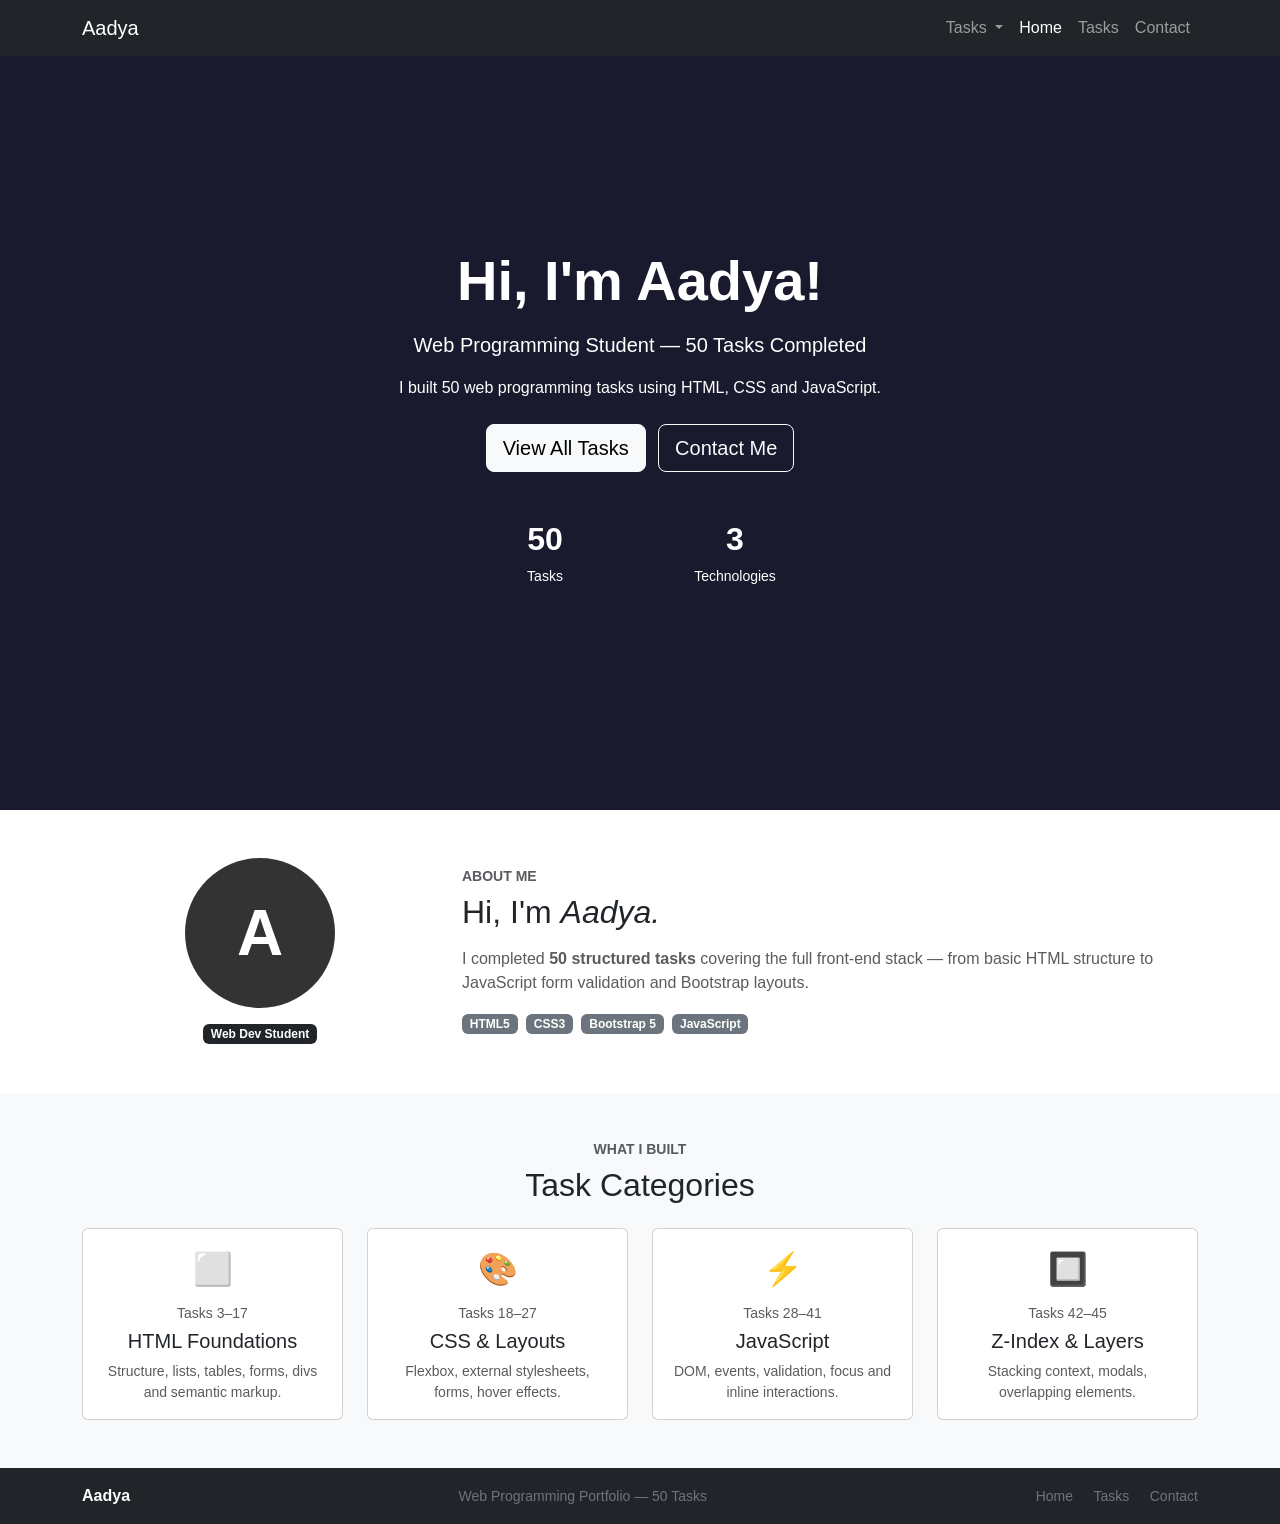
<file: index.html>
<!DOCTYPE html>
<html lang="en">
<head>
  <meta charset="UTF-8" />
  <meta name="viewport" content="width=device-width, initial-scale=1.0"/>
  <title>Aadya - Web Programming Portfolio</title>
  <link href="https://cdn.jsdelivr.net/npm/bootstrap@5.3.2/dist/css/bootstrap.min.css" rel="stylesheet"/>
  <link rel="stylesheet" href="style.css"/>
</head>
<body>

<nav class="navbar navbar-expand-lg navbar-dark bg-dark fixed-top" id="nav">
  <div class="container">
    <a class="navbar-brand" href="index.html">Aadya</a>
    <button class="navbar-toggler" type="button" data-bs-toggle="collapse" data-bs-target="#navlinks">
      <span class="navbar-toggler-icon"></span>
    </button>
    <div class="collapse navbar-collapse" id="navlinks">
      <ul class="navbar-nav ms-auto">
        <li class="nav-item dropdown">
  <a class="nav-link dropdown-toggle" href="tasks.html" role="button" data-bs-toggle="dropdown">
    Tasks
  </a>
  <ul class="dropdown-menu dropdown-menu-dark">
    <li><a class="dropdown-item" href="tasks.html">All Tasks</a></li>
    <li><hr class="dropdown-divider"></li>
    <li><a class="dropdown-item" href="tasks.html#html">HTML</a></li>
    <li><a class="dropdown-item" href="tasks.html#css">CSS</a></li>
    <li><a class="dropdown-item" href="tasks.html#js">JavaScript</a></li>
    <li><a class="dropdown-item" href="tasks.html#advanced">Advanced</a></li>
  </ul>
</li>
        <li class="nav-item"><a class="nav-link active" href="index.html">Home</a></li>
        <li class="nav-item"><a class="nav-link" href="tasks.html">Tasks</a></li>
        <li class="nav-item"><a class="nav-link" href="contact.html">Contact</a></li>
      </ul>
    </div>
  </div>
</nav>

<!-- HERO -->
<section class="hero">
  <div class="container">
    <h1 class="display-4 fw-bold">Hi, I'm Aadya!</h1>
    <p class="lead mt-3">Web Programming Student — 50 Tasks Completed</p>
    <p class="mt-2">I built 50 web programming tasks using HTML, CSS and JavaScript.</p>
    <div class="mt-4">
      <a href="tasks.html" class="btn btn-light btn-lg me-2">View All Tasks</a>
      <a href="contact.html" class="btn btn-outline-light btn-lg">Contact Me</a>
    </div>
    <div class="row mt-5 justify-content-center">
      <div class="col-4 col-md-2 text-center">
        <h2 class="fw-bold">50</h2>
        <p class="small">Tasks</p>
      </div>
      <div class="col-4 col-md-2 text-center">
        <h2 class="fw-bold">3</h2>
        <p class="small">Technologies</p>
      </div>
    </div>
  </div>
</section>

<!-- ABOUT -->
<section class="py-5">
  <div class="container">
    <div class="row align-items-center">
      <div class="col-lg-4 text-center mb-4 mb-lg-0">
        <div class="photo">A</div>
        <span class="badge bg-dark mt-3">Web Dev Student</span>
      </div>
      <div class="col-lg-8">
        <h6 class="text-uppercase text-muted small fw-bold">About Me</h6>
        <h2>Hi, I'm <em>Aadya.</em></h2>
        <p class="text-muted mt-3">
          I completed <strong>50 structured tasks</strong> covering the full front-end stack — from basic HTML structure to JavaScript form validation and Bootstrap layouts.
        </p>
        <div class="mt-3">
          <span class="badge bg-secondary me-1">HTML5</span>
          <span class="badge bg-secondary me-1">CSS3</span>
          <span class="badge bg-secondary me-1">Bootstrap 5</span>
          <span class="badge bg-secondary">JavaScript</span>
        </div>
      </div>
    </div>
  </div>
</section>

<!-- CATEGORIES -->
<section class="py-5 bg-light">
  <div class="container">
    <h6 class="text-uppercase text-muted small fw-bold text-center">What I Built</h6>
    <h2 class="text-center mb-4">Task Categories</h2>
    <div class="row g-4">

      <div class="col-md-6 col-lg-3">
        <div class="card h-100 catcard" onclick="window.location='tasks.html#html'">
          <div class="card-body text-center">
            <div class="caticon">⬜</div>
            <small class="text-muted">Tasks 3–17</small>
            <h5 class="card-title mt-1">HTML Foundations</h5>
            <p class="card-text small text-muted">Structure, lists, tables, forms, divs and semantic markup.</p>
          </div>
        </div>
      </div>

      <div class="col-md-6 col-lg-3">
        <div class="card h-100 catcard" onclick="window.location='tasks.html#css'">
          <div class="card-body text-center">
            <div class="caticon">🎨</div>
            <small class="text-muted">Tasks 18–27</small>
            <h5 class="card-title mt-1">CSS & Layouts</h5>
            <p class="card-text small text-muted">Flexbox, external stylesheets, forms, hover effects.</p>
          </div>
        </div>
      </div>

      <div class="col-md-6 col-lg-3">
        <div class="card h-100 catcard" onclick="window.location='tasks.html#js'">
          <div class="card-body text-center">
            <div class="caticon">⚡</div>
            <small class="text-muted">Tasks 28–41</small>
            <h5 class="card-title mt-1">JavaScript</h5>
            <p class="card-text small text-muted">DOM, events, validation, focus and inline interactions.</p>
          </div>
        </div>
      </div>

      <div class="col-md-6 col-lg-3">
        <div class="card h-100 catcard" onclick="window.location='tasks.html#advanced'">
          <div class="card-body text-center">
            <div class="caticon">🔲</div>
            <small class="text-muted">Tasks 42–45</small>
            <h5 class="card-title mt-1">Z-Index & Layers</h5>
            <p class="card-text small text-muted">Stacking context, modals, overlapping elements.</p>

          </div>
        </div>
      </div>

    </div>
  </div>
</section>

<!-- FOOTER -->
<footer class="bg-dark text-white py-3">
  <div class="container d-flex flex-wrap justify-content-between align-items-center">
    <span class="fw-bold">Aadya</span>
    <span class="text-secondary small">Web Programming Portfolio — 50 Tasks</span>
    <div>
      <a href="index.html" class="text-secondary text-decoration-none me-3 small">Home</a>
      <a href="tasks.html" class="text-secondary text-decoration-none me-3 small">Tasks</a>
      <a href="contact.html" class="text-secondary text-decoration-none small">Contact</a>
    </div>
  </div>
</footer>

<script src="https://cdn.jsdelivr.net/npm/bootstrap@5.3.2/dist/js/bootstrap.bundle.min.js"></script>

</body>
</html>
</file>
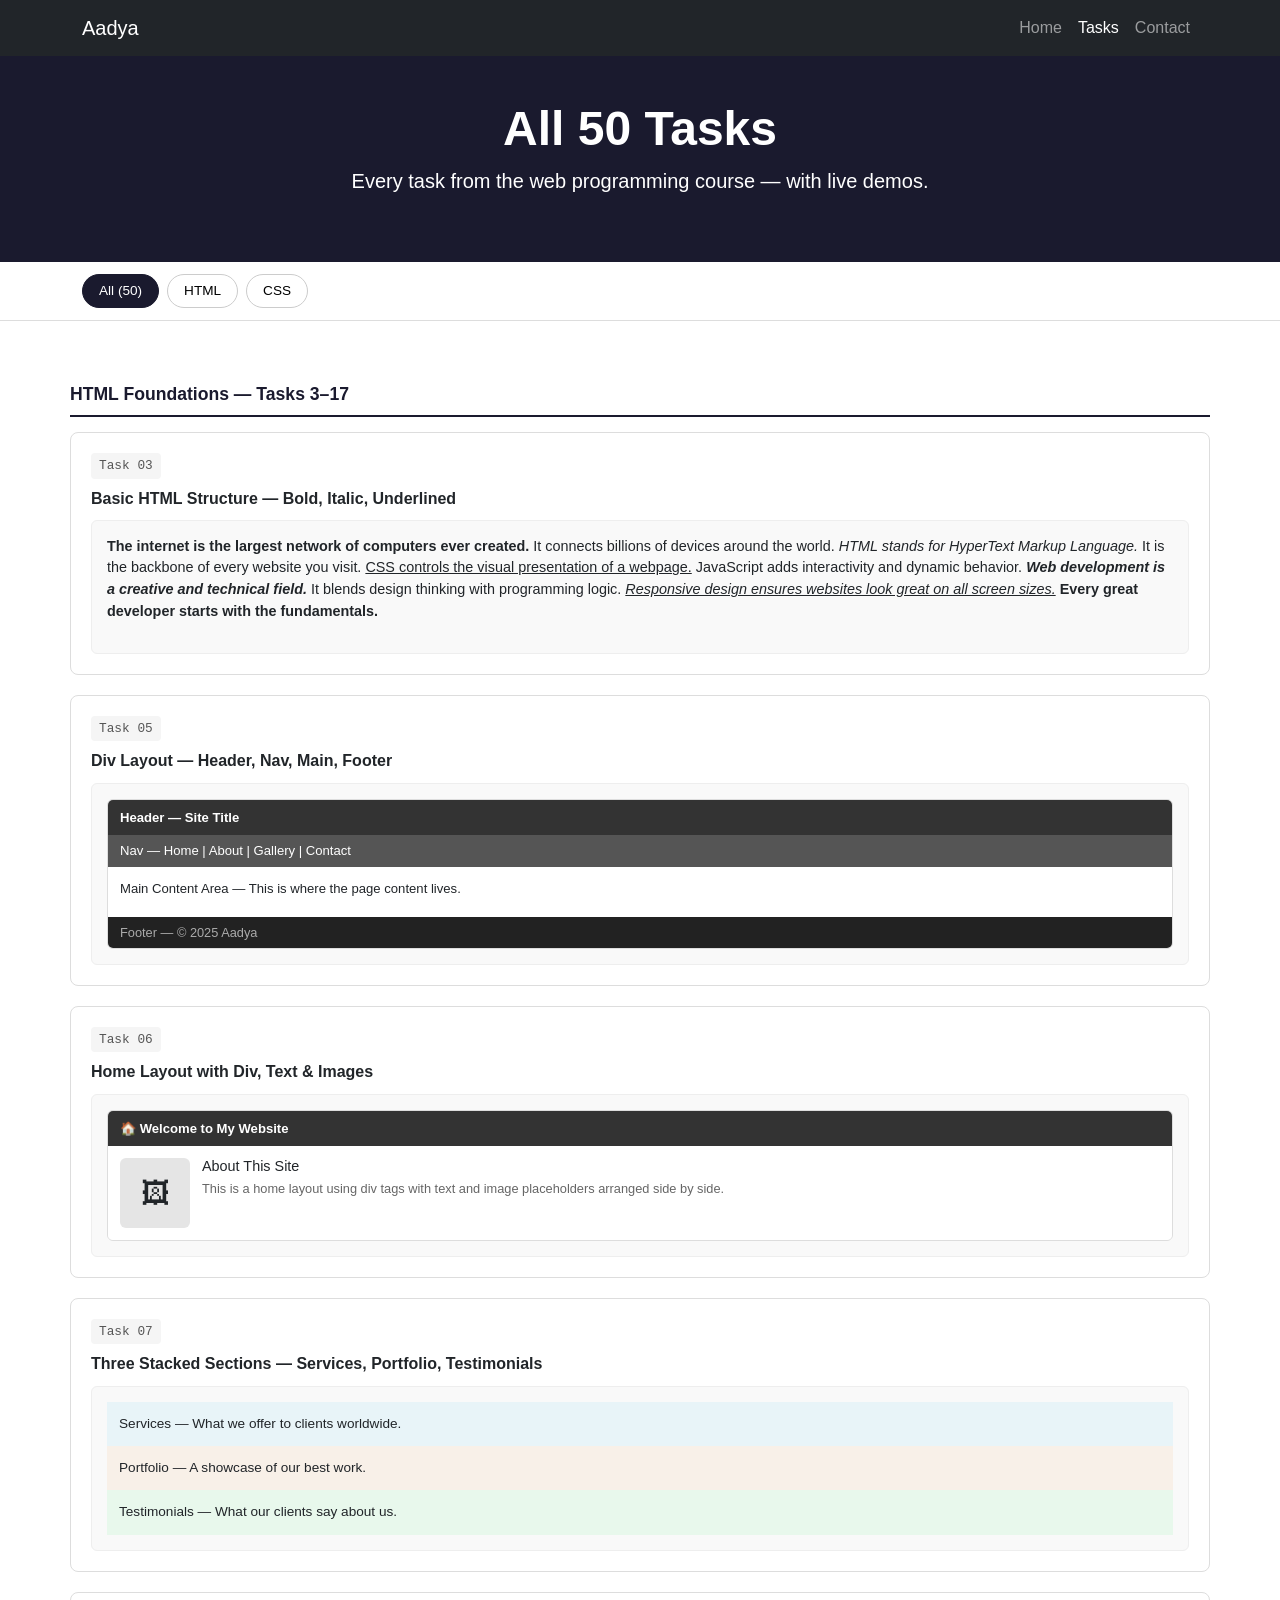
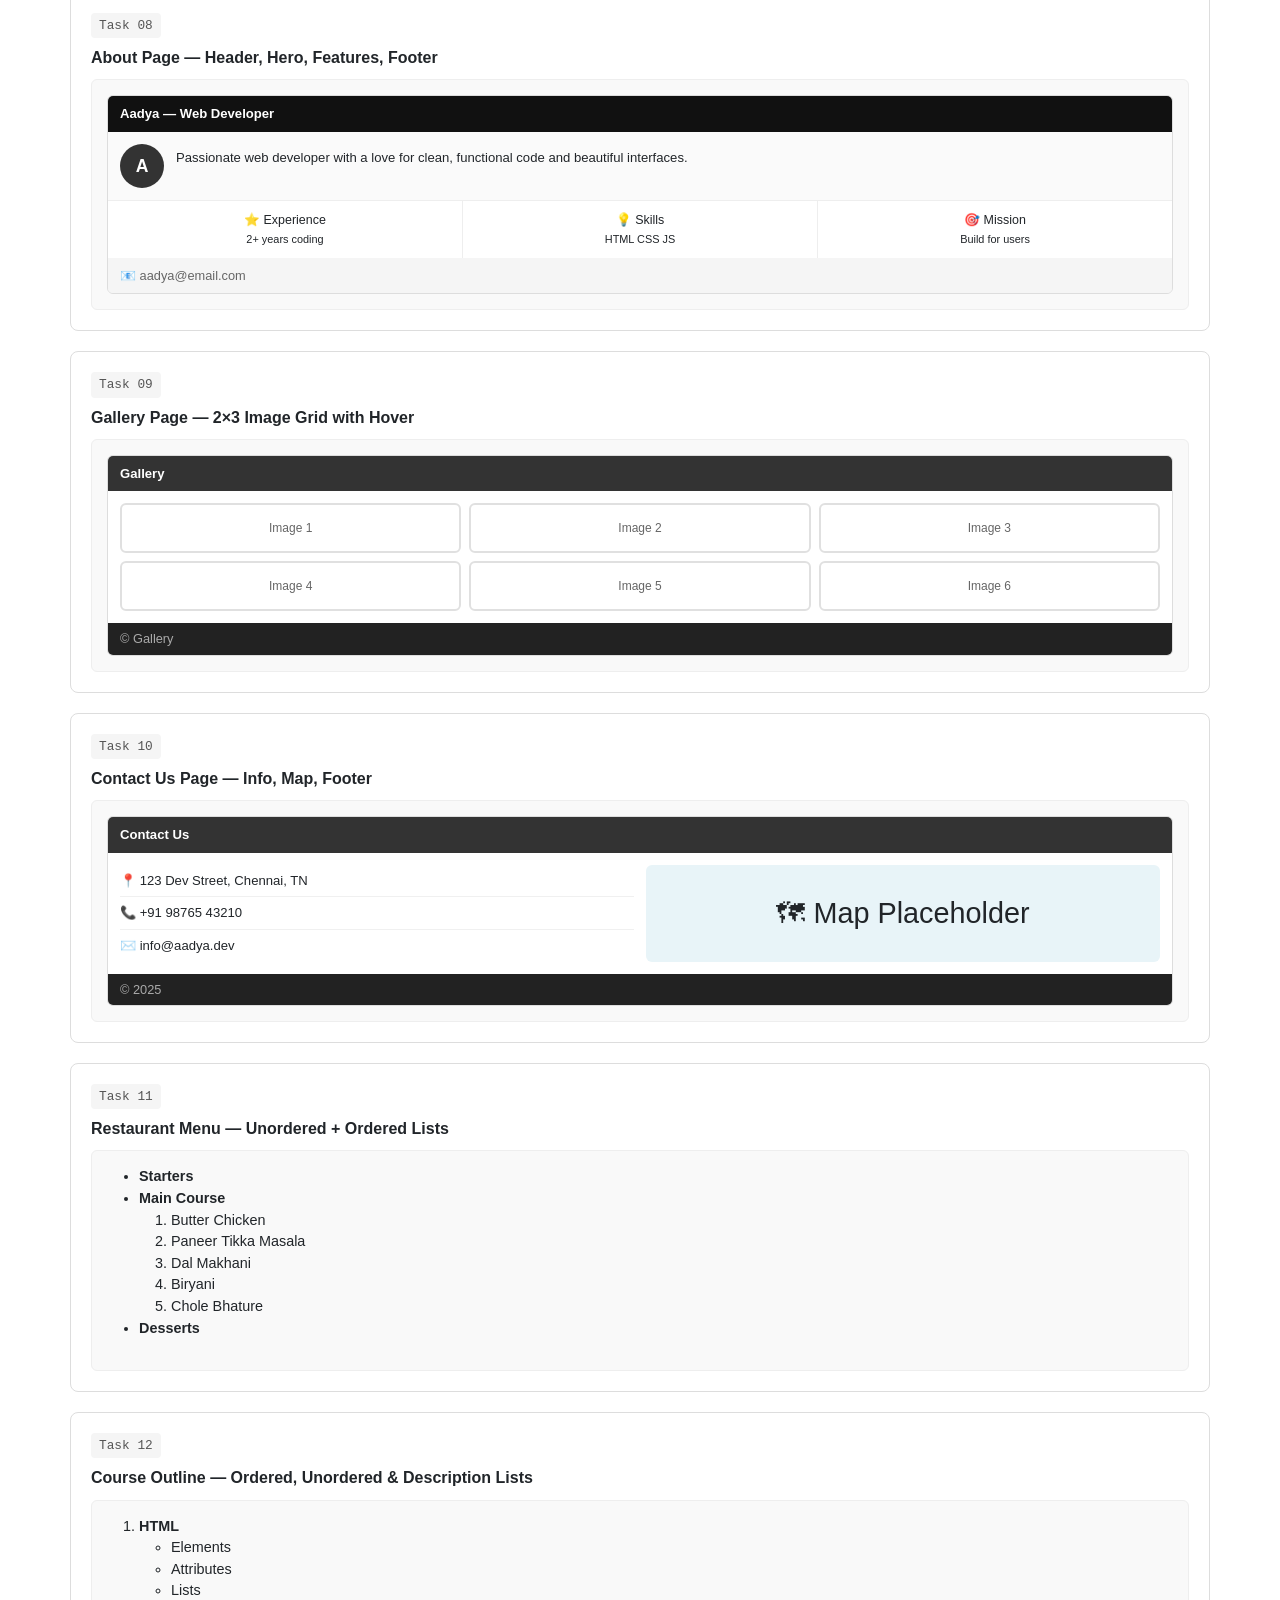
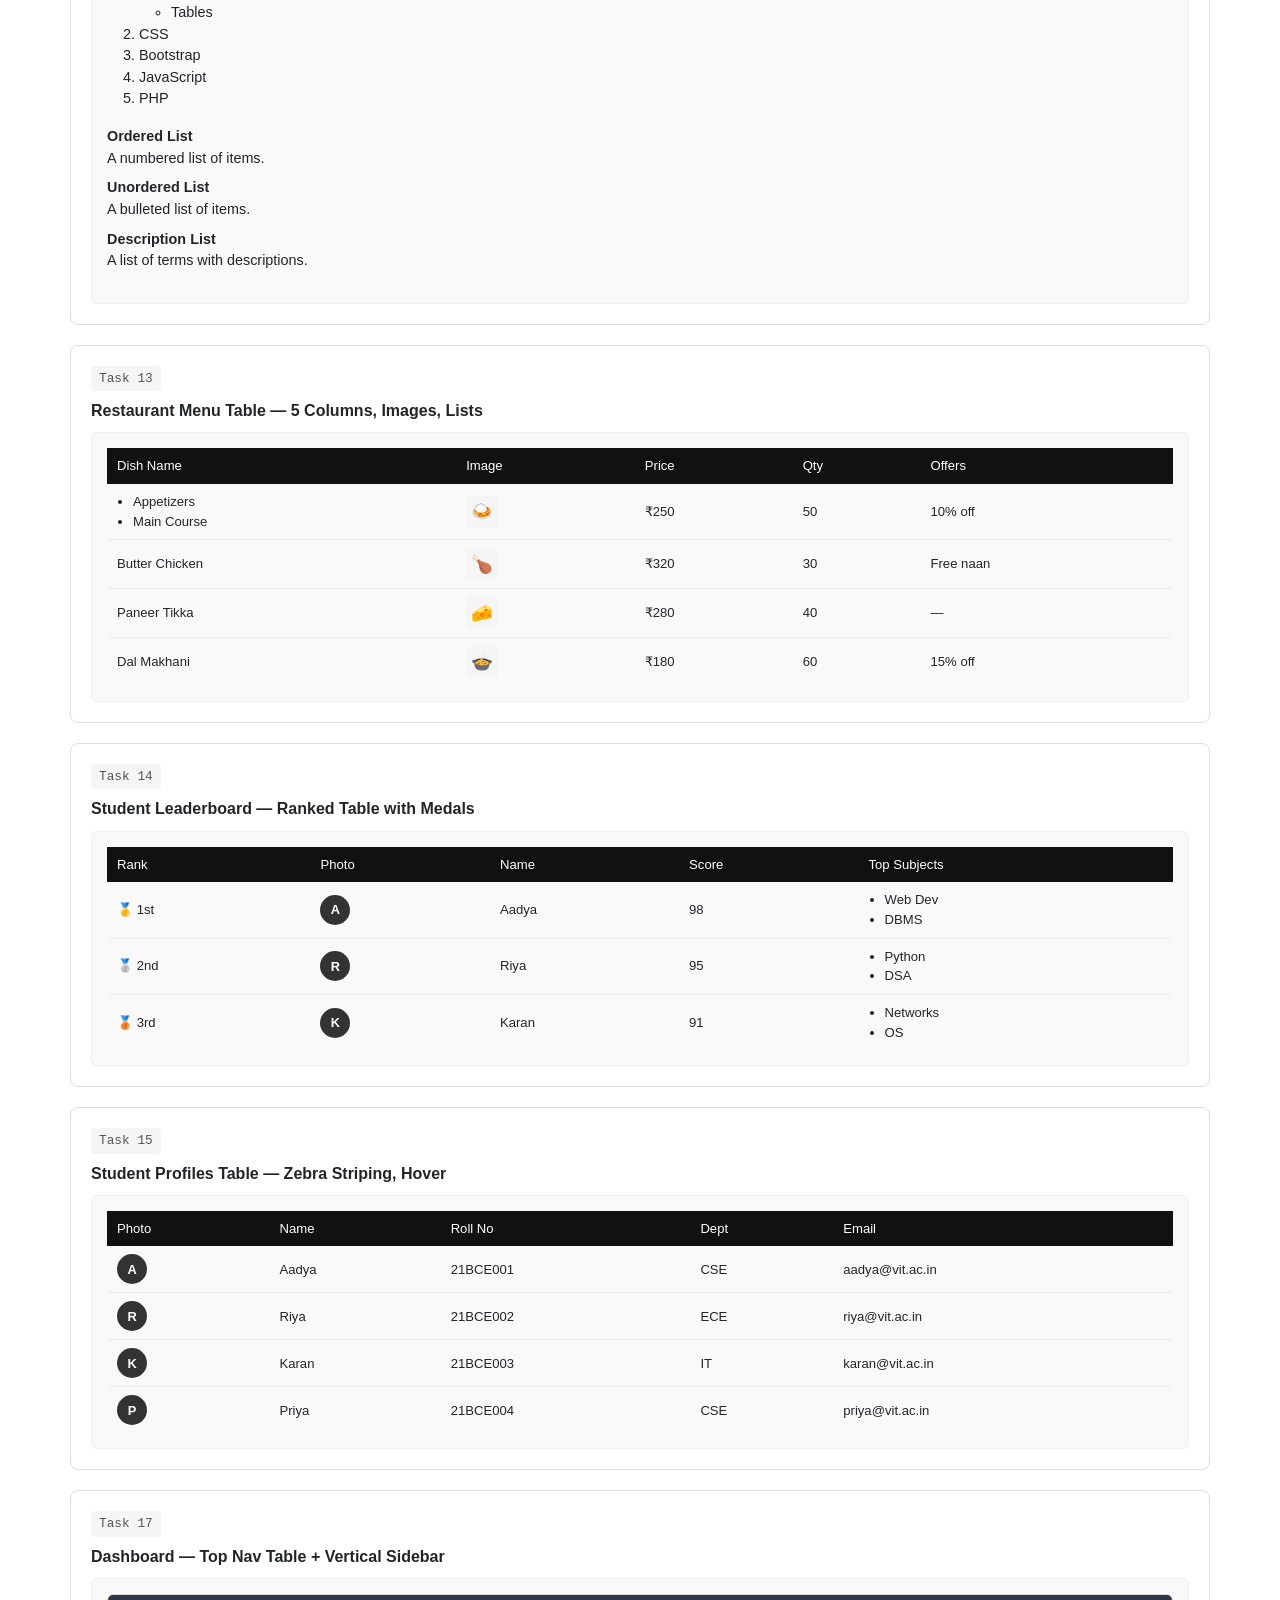
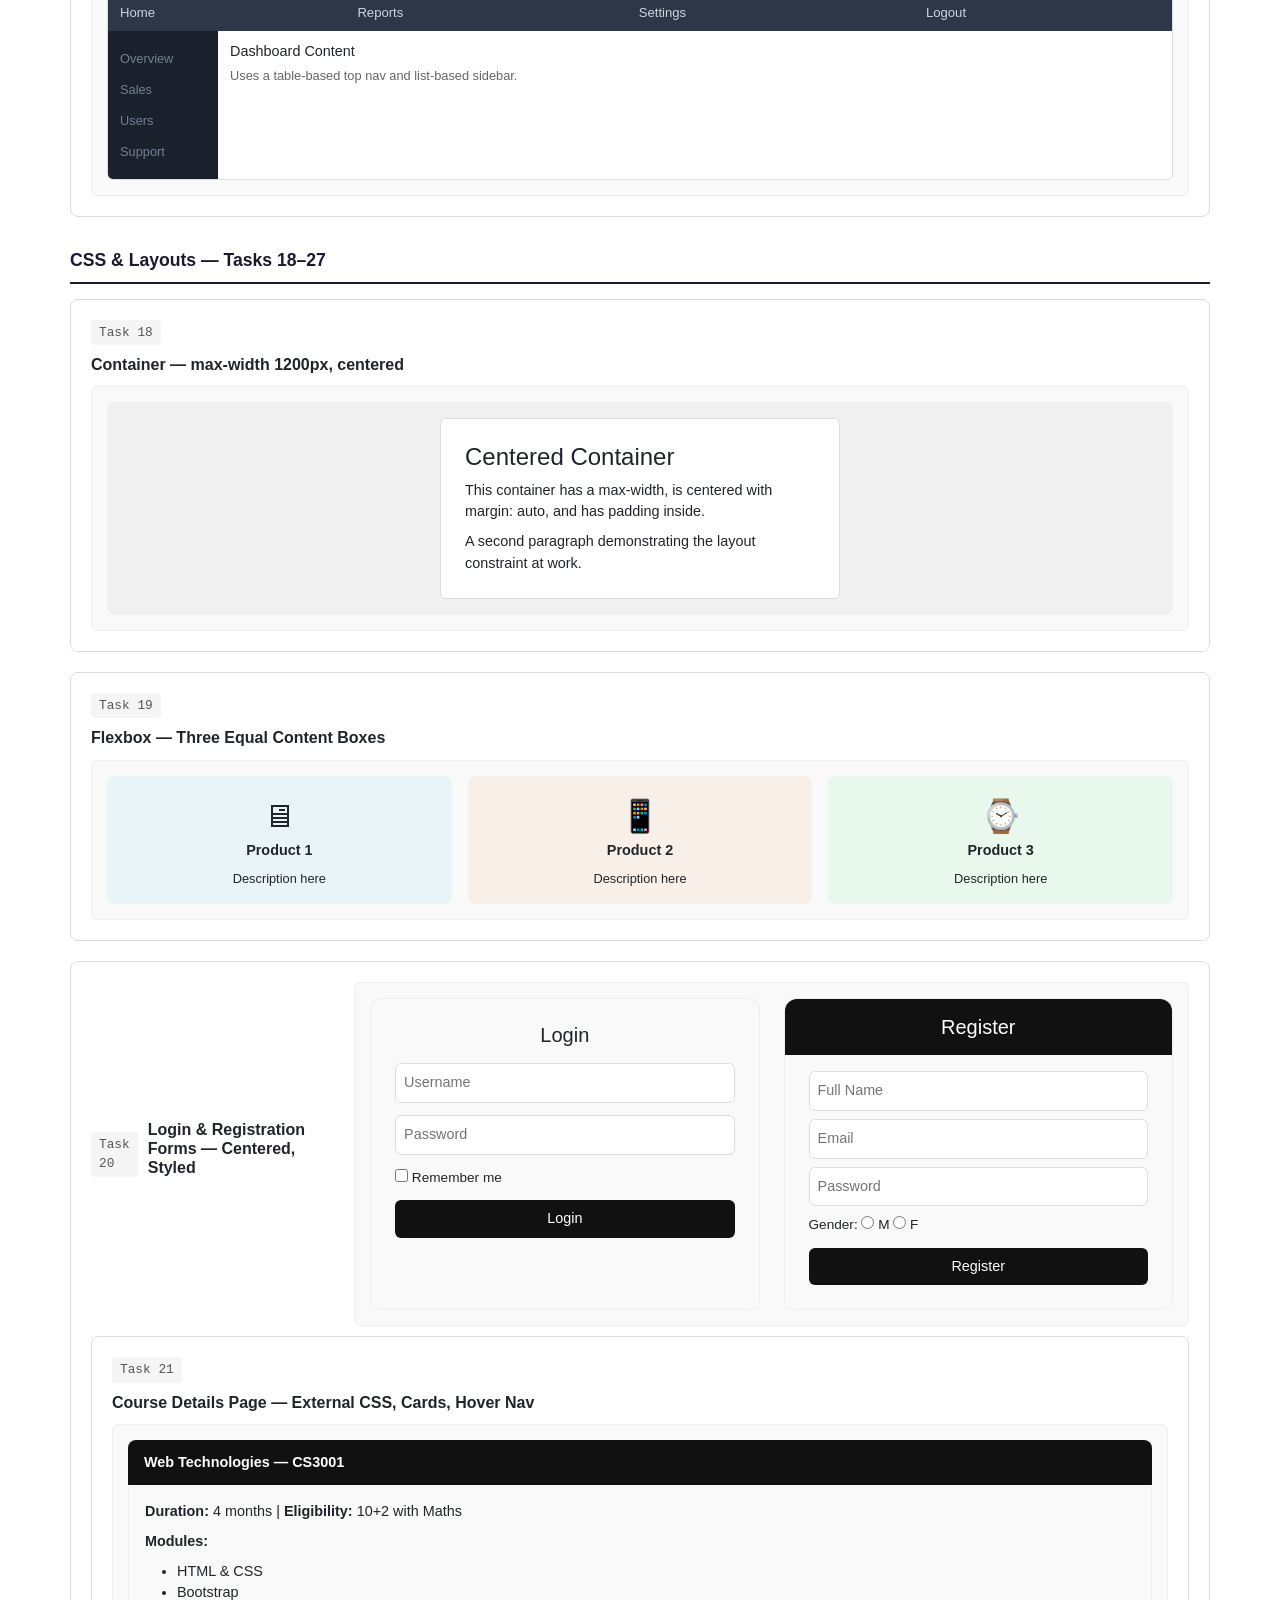
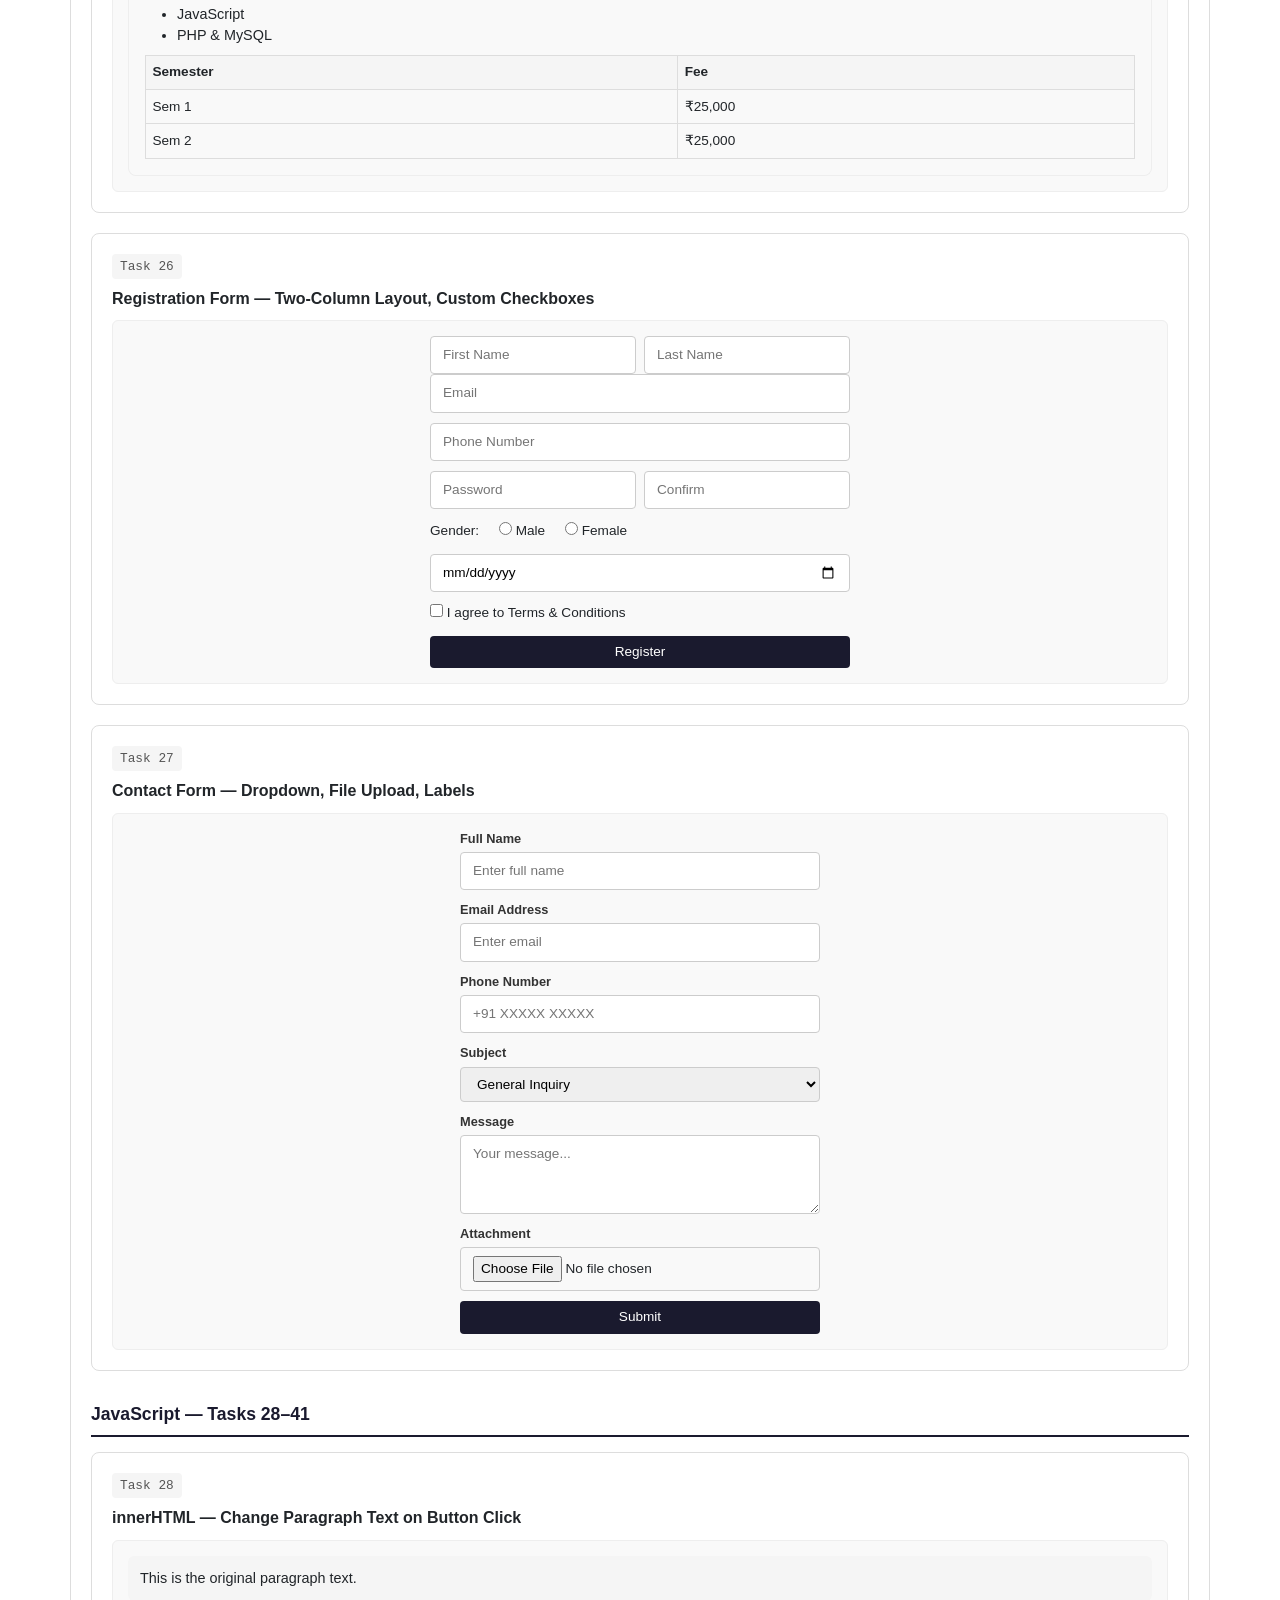
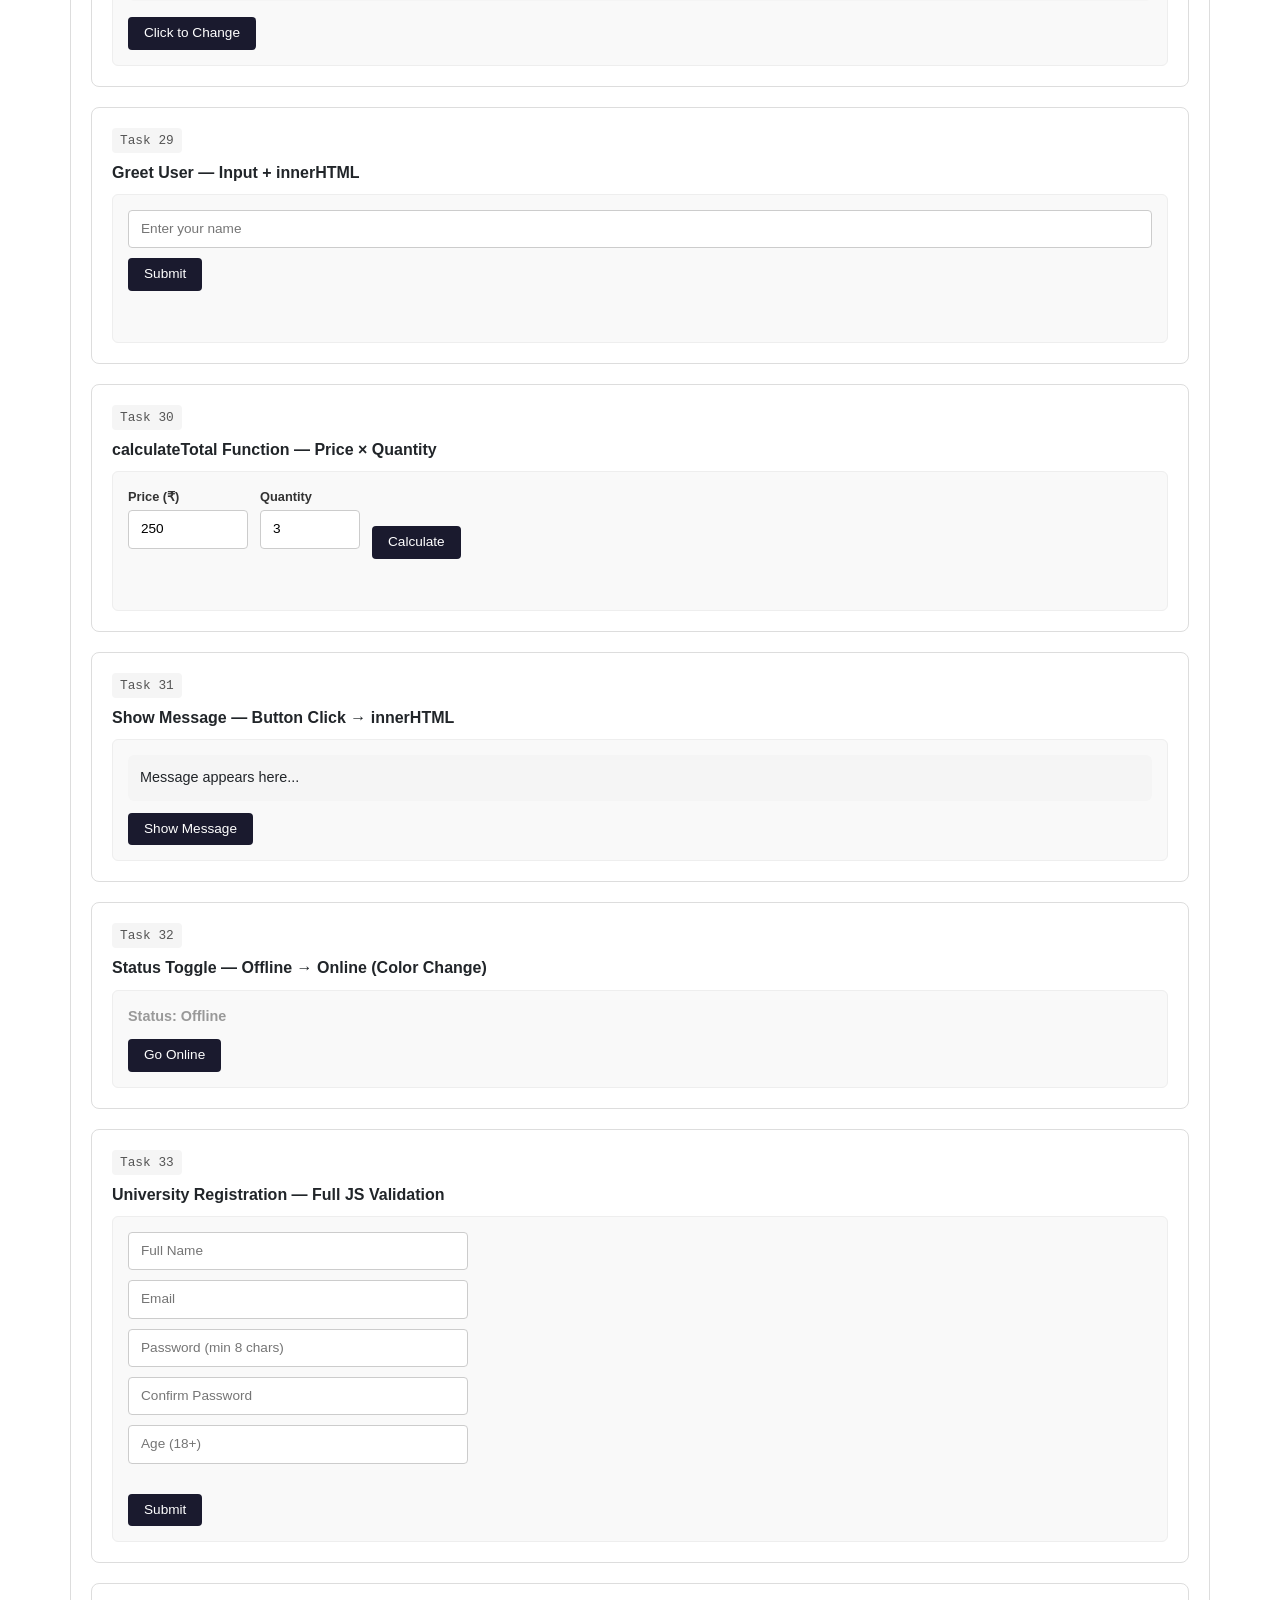
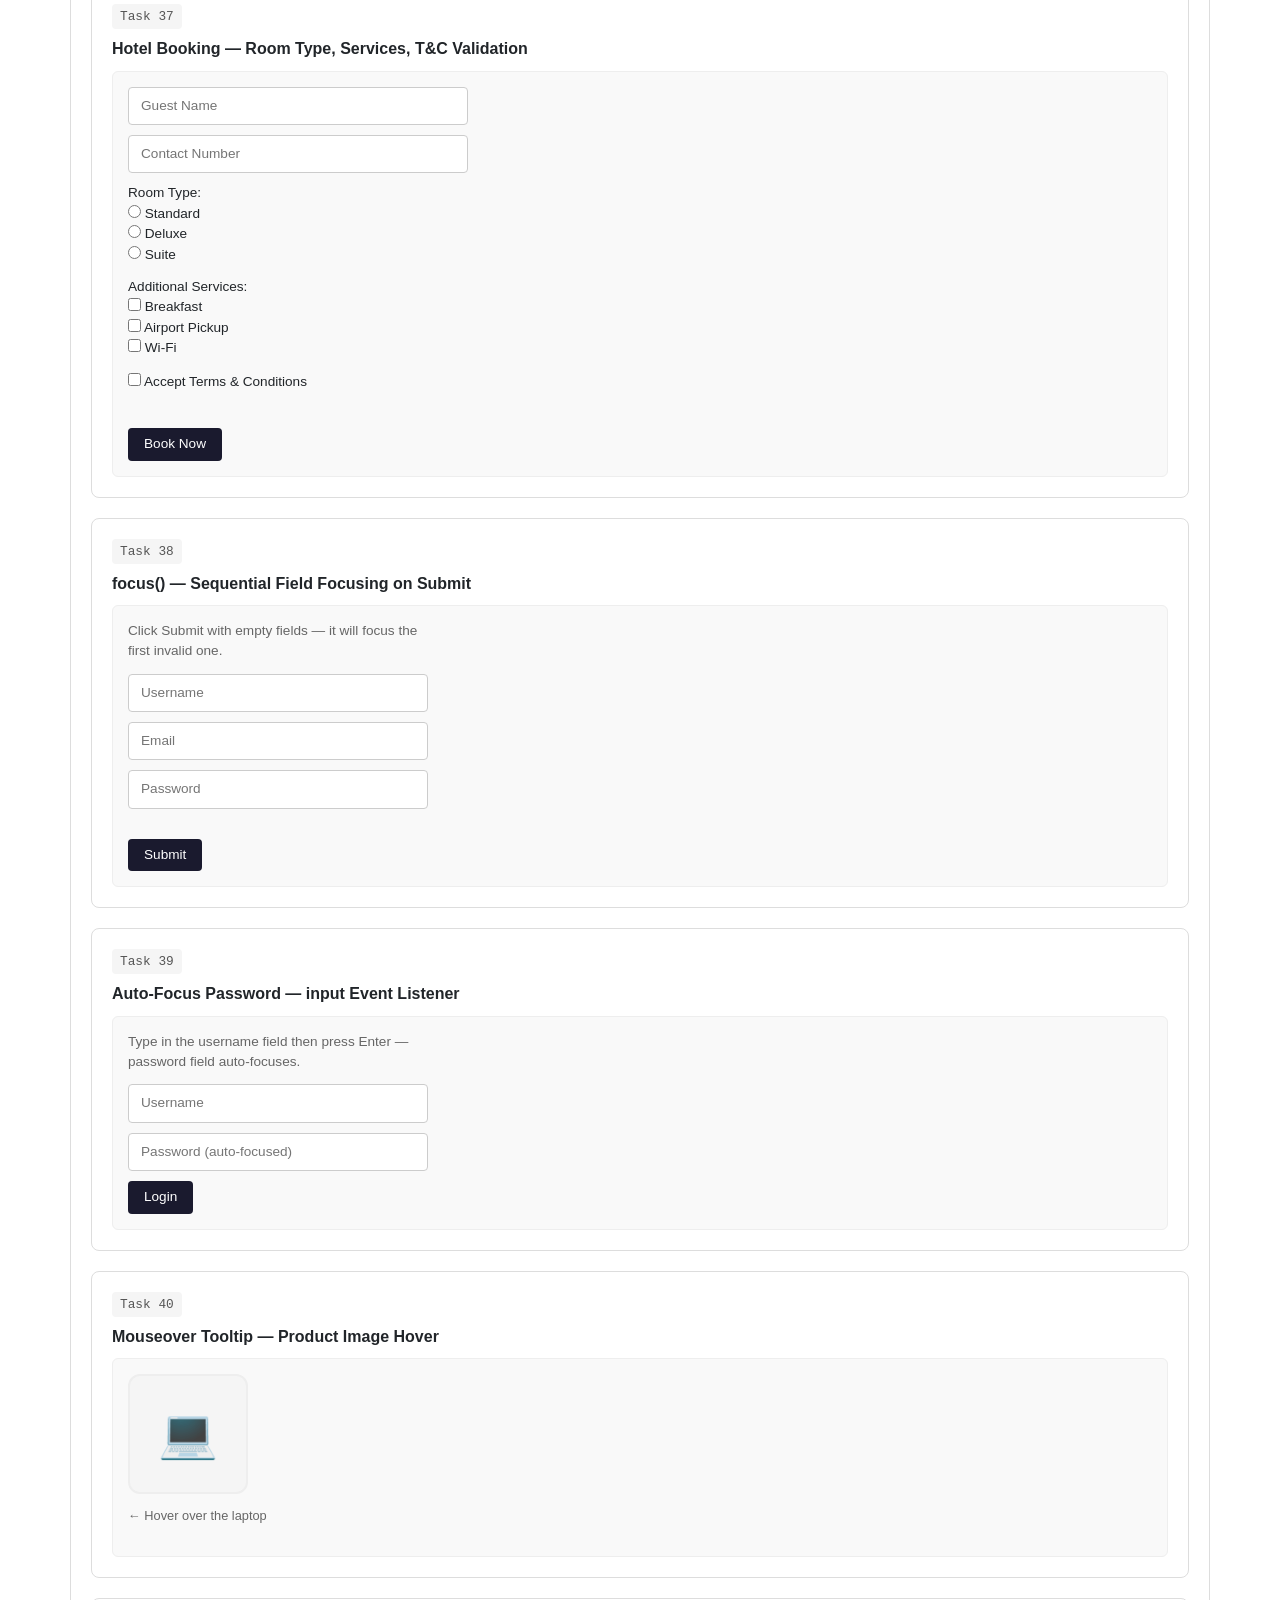
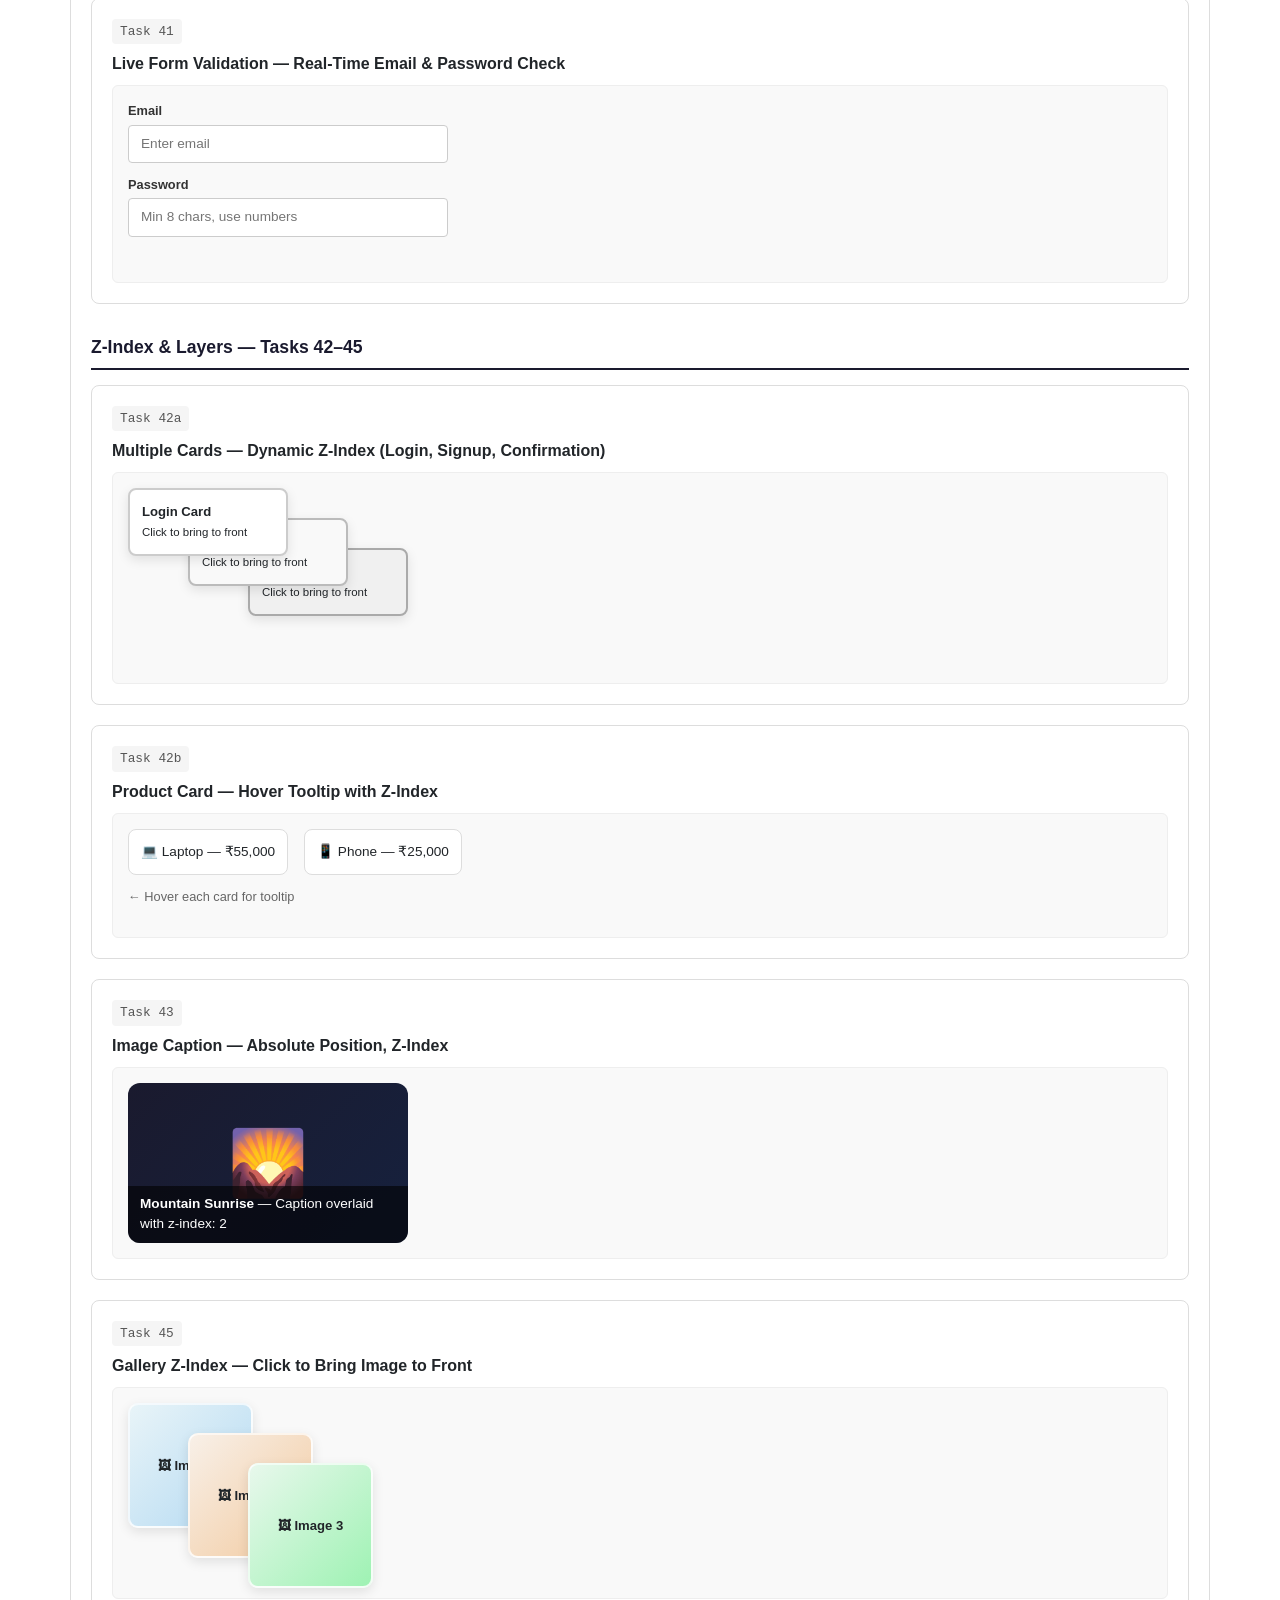
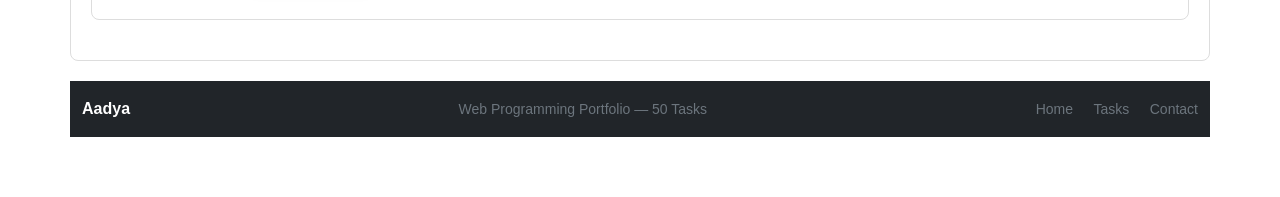
<file: tasks.html>
<!DOCTYPE html>
<html lang="en">
<head>
  <meta charset="UTF-8" />
  <meta name="viewport" content="width=device-width, initial-scale=1.0"/>
  <title>Tasks - Aadya's Portfolio</title>
  <link href="https://cdn.jsdelivr.net/npm/bootstrap@5.3.2/dist/css/bootstrap.min.css" rel="stylesheet"/>
  <link rel="stylesheet" href="style.css"/>
</head>
<body>

<nav class="navbar navbar-expand-lg navbar-dark bg-dark fixed-top" id="nav">
  <div class="container">
    <a class="navbar-brand" href="index.html">Aadya</a>
    <button class="navbar-toggler" type="button" data-bs-toggle="collapse" data-bs-target="#navlinks">
      <span class="navbar-toggler-icon"></span>
    </button>
    <div class="collapse navbar-collapse" id="navlinks">
      <ul class="navbar-nav ms-auto">
        <li class="nav-item"><a class="nav-link" href="index.html">Home</a></li>
        <li class="nav-item"><a class="nav-link active" href="tasks.html">Tasks</a></li>
        <li class="nav-item"><a class="nav-link" href="contact.html">Contact</a></li>
      </ul>
    </div>
  </div>
</nav>

<div class="pagetop">
  <div class="container">
    <h1 class="display-5 fw-bold">All 50 Tasks</h1>
    <p class="lead mt-2">Every task from the web programming course — with live demos.</p>
  </div>
</div>

<!-- FILTER BAR -->
<div class="filters sticky-top">
  <div class="container">
    <div class="btnrow">
      <button class="fbtn on" data-filter="all">All (50)</button>
      <button class="fbtn" data-filter="html">HTML</button>
      <button class="fbtn" data-filter="css">CSS</button>
    </div>
  </div>
</div>

<div class="container tasks">

  <!-- ===== HTML ===== -->
  <div class="sectitle" id="html">HTML Foundations — Tasks 3–17</div>

  <!-- TASK 3 -->
  <div class="tbox" data-cat="html" id="task3">
    <div class="tboxhead">
      <span class="tnum">Task 03</span>
    </div>
    <h3 class="ttitle">Basic HTML Structure — Bold, Italic, Underlined</h3>
    <div class="demo">
      <p><b>The internet is the largest network of computers ever created.</b> It connects billions of devices around the world. <i>HTML stands for HyperText Markup Language.</i> It is the backbone of every website you visit. <u>CSS controls the visual presentation of a webpage.</u> JavaScript adds interactivity and dynamic behavior. <b><i>Web development is a creative and technical field.</i></b> It blends design thinking with programming logic. <u><i>Responsive design ensures websites look great on all screen sizes.</i></u> <b>Every great developer starts with the fundamentals.</b></p>
    </div>
  </div>

  <!-- TASK 5 -->
  <div class="tbox" data-cat="html" id="task5">
    <div class="tboxhead">
      <span class="tnum">Task 05</span>
    </div>
    <h3 class="ttitle">Div Layout — Header, Nav, Main, Footer</h3>
    <div class="demo">
      <div class="lprev">
        <div class="lprev-h">Header — Site Title</div>
        <div class="lprev-n">Nav — Home | About | Gallery | Contact</div>
        <div class="lprev-m">Main Content Area — This is where the page content lives.</div>
        <div class="lprev-f">Footer — © 2025 Aadya</div>
      </div>
    </div>
  </div>

  <!-- TASK 6 -->
  <div class="tbox" data-cat="html" id="task6">
    <div class="tboxhead">
      <span class="tnum">Task 06</span>
    </div>
    <h3 class="ttitle">Home Layout with Div, Text & Images</h3>
    <div class="demo">
      <div class="lprev">
        <div class="lprev-h">🏠 Welcome to My Website</div>
        <div style="display:flex;gap:12px;padding:12px;background:white;align-items:flex-start">
          <div style="width:70px;height:70px;background:#e5e5e5;border-radius:6px;display:flex;align-items:center;justify-content:center;font-size:1.8rem;flex-shrink:0">🖼</div>
          <div>
            <h4 style="font-size:0.9rem;margin-bottom:4px">About This Site</h4>
            <p style="font-size:0.8rem;color:#666;margin:0">This is a home layout using div tags with text and image placeholders arranged side by side.</p>
          </div>
        </div>
      </div>
    </div>
  </div>

  <!-- TASK 7 -->
  <div class="tbox" data-cat="html" id="task7">
    <div class="tboxhead">
      <span class="tnum">Task 07</span>
    </div>
    <h3 class="ttitle">Three Stacked Sections — Services, Portfolio, Testimonials</h3>
    <div class="demo">
      <div>
        <div style="background:#e8f4f8;padding:12px;font-size:0.85rem;font-weight:500">Services — What we offer to clients worldwide.</div>
        <div style="background:#f8f0e8;padding:12px;font-size:0.85rem;font-weight:500">Portfolio — A showcase of our best work.</div>
        <div style="background:#e8f8ec;padding:12px;font-size:0.85rem;font-weight:500">Testimonials — What our clients say about us.</div>
      </div>
    </div>
  </div>

  <!-- TASK 8 -->
  <div class="tbox" data-cat="html" id="task8">
    <div class="tboxhead">
      <span class="tnum">Task 08</span>
    </div>
    <h3 class="ttitle">About Page — Header, Hero, Features, Footer</h3>
    <div class="demo">
      <div class="aprev">
        <div class="aprev-h">Aadya — Web Developer</div>
        <div class="aprev-top">
          <div class="aprev-av">A</div>
          <p>Passionate web developer with a love for clean, functional code and beautiful interfaces.</p>
        </div>
        <div class="aprev-row">
          <div class="aprev-col">⭐ Experience<br/><small>2+ years coding</small></div>
          <div class="aprev-col">💡 Skills<br/><small>HTML CSS JS</small></div>
          <div class="aprev-col">🎯 Mission<br/><small>Build for users</small></div>
        </div>
        <div class="aprev-f">📧 aadya@email.com</div>
      </div>
    </div>
  </div>

  <!-- TASK 9 -->
  <div class="tbox" data-cat="html" id="task9">
    <div class="tboxhead">
      <span class="tnum">Task 09</span>
    </div>
    <h3 class="ttitle">Gallery Page — 2×3 Image Grid with Hover</h3>
    <div class="demo">
      <div class="lprev">
        <div class="lprev-h">Gallery</div>
        <div style="display:grid;grid-template-columns:repeat(3,1fr);gap:8px;padding:12px;background:white">
          <div style="height:50px;border:2px solid #e0e0e0;border-radius:6px;display:flex;align-items:center;justify-content:center;font-size:0.75rem;color:#666;cursor:pointer">Image 1</div>
          <div style="height:50px;border:2px solid #e0e0e0;border-radius:6px;display:flex;align-items:center;justify-content:center;font-size:0.75rem;color:#666;cursor:pointer">Image 2</div>
          <div style="height:50px;border:2px solid #e0e0e0;border-radius:6px;display:flex;align-items:center;justify-content:center;font-size:0.75rem;color:#666;cursor:pointer">Image 3</div>
          <div style="height:50px;border:2px solid #e0e0e0;border-radius:6px;display:flex;align-items:center;justify-content:center;font-size:0.75rem;color:#666;cursor:pointer">Image 4</div>
          <div style="height:50px;border:2px solid #e0e0e0;border-radius:6px;display:flex;align-items:center;justify-content:center;font-size:0.75rem;color:#666;cursor:pointer">Image 5</div>
          <div style="height:50px;border:2px solid #e0e0e0;border-radius:6px;display:flex;align-items:center;justify-content:center;font-size:0.75rem;color:#666;cursor:pointer">Image 6</div>
        </div>
        <div class="lprev-f">© Gallery</div>
      </div>
    </div>
  </div>

  <!-- TASK 10 -->
  <div class="tbox" data-cat="html" id="task10">
    <div class="tboxhead">
      <span class="tnum">Task 10</span>
    </div>
    <h3 class="ttitle">Contact Us Page — Info, Map, Footer</h3>
    <div class="demo">
      <div class="lprev">
        <div class="lprev-h">Contact Us</div>
        <div style="display:flex;gap:12px;padding:12px;background:white">
          <div style="flex:1">
            <div style="padding:6px 0;border-bottom:1px solid #f0f0f0">📍 123 Dev Street, Chennai, TN</div>
            <div style="padding:6px 0;border-bottom:1px solid #f0f0f0">📞 +91 98765 43210</div>
            <div style="padding:6px 0">✉️ info@aadya.dev</div>
          </div>
          <div style="flex:1;background:#e8f4f8;border-radius:6px;display:flex;flex-direction:column;align-items:center;justify-content:center;font-size:1.8rem;min-height:80px">🗺 Map Placeholder</div>
        </div>
        <div class="lprev-f">© 2025</div>
      </div>
    </div>
  </div>

  <!-- TASK 11 -->
  <div class="tbox" data-cat="html" id="task11">
    <div class="tboxhead">
      <span class="tnum">Task 11</span>
    </div>
    <h3 class="ttitle">Restaurant Menu — Unordered + Ordered Lists</h3>
    <div class="demo">
      <ul>
        <li><b>Starters</b></li>
        <li><b>Main Course</b>
          <ol>
            <li>Butter Chicken</li>
            <li>Paneer Tikka Masala</li>
            <li>Dal Makhani</li>
            <li>Biryani</li>
            <li>Chole Bhature</li>
          </ol>
        </li>
        <li><b>Desserts</b></li>
      </ul>
    </div>
  </div>

  <!-- TASK 12 -->
  <div class="tbox" data-cat="html" id="task12">
    <div class="tboxhead">
      <span class="tnum">Task 12</span>
    </div>
    <h3 class="ttitle">Course Outline — Ordered, Unordered & Description Lists</h3>
    <div class="demo">
      <ol>
        <li><b>HTML</b>
          <ul>
            <li>Elements</li><li>Attributes</li><li>Lists</li><li>Tables</li>
          </ul>
        </li>
        <li>CSS</li><li>Bootstrap</li><li>JavaScript</li><li>PHP</li>
      </ol>
      <dl class="mt-2">
        <dt><b>Ordered List</b></dt><dd>A numbered list of items.</dd>
        <dt><b>Unordered List</b></dt><dd>A bulleted list of items.</dd>
        <dt><b>Description List</b></dt><dd>A list of terms with descriptions.</dd>
      </dl>
    </div>
  </div>

  <!-- TASK 13 -->
  <div class="tbox" data-cat="html" id="task13">
    <div class="tboxhead">
      <span class="tnum">Task 13</span>
    </div>
    <h3 class="ttitle">Restaurant Menu Table — 5 Columns, Images, Lists</h3>
    <div class="demo" style="overflow-x:auto">
      <table class="mytable">
        <thead>
          <tr><th>Dish Name</th><th>Image</th><th>Price</th><th>Qty</th><th>Offers</th></tr>
        </thead>
        <tbody>
          <tr>
            <td><ul style="margin:0;padding-left:1rem"><li>Appetizers</li><li>Main Course</li></ul></td>
            <td><div class="thumb">🍛</div></td>
            <td>₹250</td><td>50</td><td>10% off</td>
          </tr>
          <tr>
            <td>Butter Chicken</td>
            <td><div class="thumb">🍗</div></td>
            <td>₹320</td><td>30</td><td>Free naan</td>
          </tr>
          <tr>
            <td>Paneer Tikka</td>
            <td><div class="thumb">🧀</div></td>
            <td>₹280</td><td>40</td><td>—</td>
          </tr>
          <tr>
            <td>Dal Makhani</td>
            <td><div class="thumb">🍲</div></td>
            <td>₹180</td><td>60</td><td>15% off</td>
          </tr>
        </tbody>
      </table>
    </div>
  </div>

  <!-- TASK 14 -->
  <div class="tbox" data-cat="html" id="task14">
    <div class="tboxhead">
      <span class="tnum">Task 14</span>
    </div>
    <h3 class="ttitle">Student Leaderboard — Ranked Table with Medals</h3>
    <div class="demo" style="overflow-x:auto">
      <table class="mytable">
        <thead><tr><th>Rank</th><th>Photo</th><th>Name</th><th>Score</th><th>Top Subjects</th></tr></thead>
        <tbody>
          <tr>
            <td>🥇 1st</td>
            <td><div class="avtr">A</div></td>
            <td>Aadya</td><td>98</td>
            <td><ul style="margin:0;padding-left:1rem"><li>Web Dev</li><li>DBMS</li></ul></td>
          </tr>
          <tr>
            <td>🥈 2nd</td>
            <td><div class="avtr">R</div></td>
            <td>Riya</td><td>95</td>
            <td><ul style="margin:0;padding-left:1rem"><li>Python</li><li>DSA</li></ul></td>
          </tr>
          <tr>
            <td>🥉 3rd</td>
            <td><div class="avtr">K</div></td>
            <td>Karan</td><td>91</td>
            <td><ul style="margin:0;padding-left:1rem"><li>Networks</li><li>OS</li></ul></td>
          </tr>
        </tbody>
      </table>
    </div>
  </div>

  <!-- TASK 15 -->
  <div class="tbox" data-cat="html" id="task15">
    <div class="tboxhead">
      <span class="tnum">Task 15</span>
    </div>
    <h3 class="ttitle">Student Profiles Table — Zebra Striping, Hover</h3>
    <div class="demo" style="overflow-x:auto">
      <table class="mytable zebra">
        <thead><tr><th>Photo</th><th>Name</th><th>Roll No</th><th>Dept</th><th>Email</th></tr></thead>
        <tbody>
          <tr><td><div class="avtr">A</div></td><td>Aadya</td><td>21BCE001</td><td>CSE</td><td>aadya@vit.ac.in</td></tr>
          <tr><td><div class="avtr">R</div></td><td>Riya</td><td>21BCE002</td><td>ECE</td><td>riya@vit.ac.in</td></tr>
          <tr><td><div class="avtr">K</div></td><td>Karan</td><td>21BCE003</td><td>IT</td><td>karan@vit.ac.in</td></tr>
          <tr><td><div class="avtr">P</div></td><td>Priya</td><td>21BCE004</td><td>CSE</td><td>priya@vit.ac.in</td></tr>
        </tbody>
      </table>
    </div>
  </div>

  <!-- TASK 17 -->
  <div class="tbox" data-cat="html" id="task17">
    <div class="tboxhead">
      <span class="tnum">Task 17</span>
    </div>
    <h3 class="ttitle">Dashboard — Top Nav Table + Vertical Sidebar</h3>
    <div class="demo">
      <div style="border:1px solid #ddd;border-radius:6px;overflow:hidden;font-size:0.82rem">
        <table style="width:100%;background:#2d3748">
          <tr>
            <td style="padding:8px 12px"><a href="#" style="color:#cbd5e0;text-decoration:none;font-size:0.82rem">Home</a></td>
            <td style="padding:8px 12px"><a href="#" style="color:#cbd5e0;text-decoration:none;font-size:0.82rem">Reports</a></td>
            <td style="padding:8px 12px"><a href="#" style="color:#cbd5e0;text-decoration:none;font-size:0.82rem">Settings</a></td>
            <td style="padding:8px 12px"><a href="#" style="color:#cbd5e0;text-decoration:none;font-size:0.82rem">Logout</a></td>
          </tr>
        </table>
        <div style="display:flex;min-height:120px">
          <div style="background:#1a202c;width:110px;padding:12px;flex-shrink:0">
            <ul style="list-style:none;padding:0;margin:0">
              <li style="color:#718096;padding:6px 0;font-size:0.8rem;cursor:pointer">Overview</li>
              <li style="color:#718096;padding:6px 0;font-size:0.8rem;cursor:pointer">Sales</li>
              <li style="color:#718096;padding:6px 0;font-size:0.8rem;cursor:pointer">Users</li>
              <li style="color:#718096;padding:6px 0;font-size:0.8rem;cursor:pointer">Support</li>
            </ul>
          </div>
          <div style="padding:12px;flex:1;background:white">
            <h4 style="font-size:0.9rem;margin-bottom:6px">Dashboard Content</h4>
            <p style="font-size:0.8rem;color:#666;margin:0">Uses a table-based top nav and list-based sidebar.</p>
          </div>
        </div>
      </div>
    </div>
  </div>

  <!-- ===== CSS ===== -->
  <div class="sectitle" id="css">CSS & Layouts — Tasks 18–27</div>

  <!-- TASK 18 -->
  <div class="tbox" data-cat="css" id="task18">
    <div class="tboxhead">
      <span class="tnum">Task 18</span>
    </div>
    <h3 class="ttitle">Container — max-width 1200px, centered</h3>
    <div class="demo">
      <div style="background:#f0f0f0;padding:1rem;border-radius:8px">
        <div style="max-width:400px;margin:0 auto;background:#fff;padding:1.5rem;border-radius:6px;border:1px solid #ddd">
          <h4 style="margin:0 0 0.5rem">Centered Container</h4>
          <p style="margin:0 0 0.5rem;font-size:0.9rem">This container has a max-width, is centered with margin: auto, and has padding inside.</p>
          <p style="margin:0;font-size:0.9rem">A second paragraph demonstrating the layout constraint at work.</p>
        </div>
      </div>
    </div>
  </div>

  <!-- TASK 19 -->
  <div class="tbox" data-cat="css" id="task19">
    <div class="tboxhead">
      <span class="tnum">Task 19</span>
    </div>
    <h3 class="ttitle">Flexbox — Three Equal Content Boxes</h3>
    <div class="demo">
      <div style="display:flex;gap:1rem;justify-content:center">
        <div style="flex:1;background:#e8f4f8;padding:1rem;border-radius:8px;text-align:center">
          <div style="font-size:2rem">🖥</div>
          <b>Product 1</b>
          <p style="font-size:0.8rem;margin:0.5rem 0 0">Description here</p>
        </div>
        <div style="flex:1;background:#f8f0e8;padding:1rem;border-radius:8px;text-align:center">
          <div style="font-size:2rem">📱</div>
          <b>Product 2</b>
          <p style="font-size:0.8rem;margin:0.5rem 0 0">Description here</p>
        </div>
        <div style="flex:1;background:#e8f8ec;padding:1rem;border-radius:8px;text-align:center">
          <div style="font-size:2rem">⌚</div>
          <b>Product 3</b>
          <p style="font-size:0.8rem;margin:0.5rem 0 0">Description here</p>
        </div>
      </div>
    </div>
  </div>

  <!-- TASK 20 -->
  <div class="tbox" data-cat="css" id="task20">
    <div class="tboxhead">
      <span class="tnum">Task 20</span
    </div>
    <h3 class="ttitle">Login & Registration Forms — Centered, Styled</h3>
    <div class="demo">
      <div style="display:flex;gap:1.5rem;flex-wrap:wrap">
        <div style="flex:1;min-width:200px;background:#f9f9f9;padding:1.5rem;border-radius:12px;border:1px solid #eee">
          <h5 style="margin:0 0 1rem;text-align:center">Login</h5>
          <input type="text" placeholder="Username" style="width:100%;padding:0.5rem;margin-bottom:0.75rem;border:1px solid #ddd;border-radius:6px;box-sizing:border-box"/>
          <input type="password" placeholder="Password" style="width:100%;padding:0.5rem;margin-bottom:0.75rem;border:1px solid #ddd;border-radius:6px;box-sizing:border-box"/>
          <label style="font-size:0.85rem"><input type="checkbox"/> Remember me</label>
          <button style="width:100%;margin-top:0.75rem;padding:0.5rem;background:#111;color:#fff;border:none;border-radius:6px;cursor:pointer">Login</button>
        </div>
        <div style="flex:1;min-width:200px;background:#f9f9f9;padding:1.5rem;border-radius:12px;border:1px solid #eee">
          <h5 style="margin:0 0 1rem;text-align:center;background:#111;color:#fff;margin:-1.5rem -1.5rem 1rem;padding:1rem;border-radius:12px 12px 0 0">Register</h5>
          <input type="text" placeholder="Full Name" style="width:100%;padding:0.5rem;margin-bottom:0.5rem;border:1px solid #ddd;border-radius:6px;box-sizing:border-box"/>
          <input type="email" placeholder="Email" style="width:100%;padding:0.5rem;margin-bottom:0.5rem;border:1px solid #ddd;border-radius:6px;box-sizing:border-box"/>
          <input type="password" placeholder="Password" style="width:100%;padding:0.5rem;margin-bottom:0.5rem;border:1px solid #ddd;border-radius:6px;box-sizing:border-box"/>
          <label style="font-size:0.85rem">Gender: <input type="radio" name="g"/> M <input type="radio" name="g"/> F</label>
          <button style="width:100%;margin-top:0.75rem;padding:0.5rem;background:#111;color:#fff;border:none;border-radius:6px;cursor:pointer">Register</button>
        </div>
      </div>
    </div>
  </div>

  <!-- TASK 21 -->
  <div class="tbox" data-cat="css" id="task21">
    <div class="tboxhead">
      <span class="tnum">Task 21</span>
    </div>
    <h3 class="ttitle">Course Details Page — External CSS, Cards, Hover Nav</h3>
    <div class="demo">
      <div style="background:#111;color:#fff;padding:0.75rem 1rem;border-radius:8px 8px 0 0;font-weight:600">Web Technologies — CS3001</div>
      <div style="border:1px solid #eee;border-top:none;padding:1rem;border-radius:0 0 8px 8px">
        <p style="margin:0 0 0.5rem;font-size:0.9rem"><b>Duration:</b> 4 months | <b>Eligibility:</b> 10+2 with Maths</p>
        <b>Modules:</b>
        <ul style="font-size:0.9rem;margin:0.5rem 0">
          <li>HTML & CSS</li><li>Bootstrap</li><li>JavaScript</li><li>PHP & MySQL</li>
        </ul>
        <table style="width:100%;border-collapse:collapse;font-size:0.85rem;margin-top:0.5rem">
          <tr style="background:#f5f5f5"><th style="padding:0.4rem;border:1px solid #ddd">Semester</th><th style="padding:0.4rem;border:1px solid #ddd">Fee</th></tr>
          <tr><td style="padding:0.4rem;border:1px solid #ddd">Sem 1</td><td style="padding:0.4rem;border:1px solid #ddd">₹25,000</td></tr>
          <tr><td style="padding:0.4rem;border:1px solid #ddd">Sem 2</td><td style="padding:0.4rem;border:1px solid #ddd">₹25,000</td></tr>
        </table>
      </div>
    </div>
  </div>

  <!-- TASK 26 -->
  <div class="tbox" data-cat="css" id="task26">
    <div class="tboxhead">
      <span class="tnum">Task 26</span>
    </div>
    <h3 class="ttitle">Registration Form — Two-Column Layout, Custom Checkboxes</h3>
    <div class="demo">
      <div style="max-width:420px;margin:0 auto">
        <div style="display:grid;grid-template-columns:1fr 1fr;gap:0.5rem">
          <input type="text" placeholder="First Name" class="inp" style="margin-bottom:0"/>
          <input type="text" placeholder="Last Name" class="inp" style="margin-bottom:0"/>
        </div>
        <input type="email" placeholder="Email" class="inp"/>
        <input type="tel" placeholder="Phone Number" class="inp"/>
        <div style="display:grid;grid-template-columns:1fr 1fr;gap:0.5rem">
          <input type="password" placeholder="Password" class="inp" style="margin-bottom:0"/>
          <input type="password" placeholder="Confirm" class="inp" style="margin-bottom:0"/>
        </div>
        <div style="margin-top:0.75rem;font-size:0.85rem">
          Gender:
          <label style="margin:0 1rem"><input type="radio" name="gender"/> Male</label>
          <label><input type="radio" name="gender"/> Female</label>
        </div>
        <input type="date" class="inp" style="margin-top:0.75rem"/>
        <label style="font-size:0.85rem"><input type="checkbox"/> I agree to Terms & Conditions</label>
        <button class="dbtn" style="width:100%;margin-top:0.75rem">Register</button>
      </div>
    </div>
  </div>

  <!-- TASK 27 -->
  <div class="tbox" data-cat="css" id="task27">
    <div class="tboxhead">
      <span class="tnum">Task 27</span>
    </div>
    <h3 class="ttitle">Contact Form — Dropdown, File Upload, Labels</h3>
    <div class="demo">
      <div style="max-width:360px;margin:0 auto">
        <label class="lbl">Full Name</label>
        <input type="text" placeholder="Enter full name" class="inp"/>
        <label class="lbl">Email Address</label>
        <input type="email" placeholder="Enter email" class="inp"/>
        <label class="lbl">Phone Number</label>
        <input type="tel" placeholder="+91 XXXXX XXXXX" class="inp"/>
        <label class="lbl">Subject</label>
        <select class="inp">
          <option>General Inquiry</option>
          <option>Technical Support</option>
          <option>Feedback</option>
          <option>Other</option>
        </select>
        <label class="lbl">Message</label>
        <textarea class="inp" rows="3" placeholder="Your message..."></textarea>
        <label class="lbl">Attachment</label>
        <input type="file" class="inp"/>
        <button class="dbtn" style="width:100%">Submit</button>
      </div>
    </div>
  </div>

  <!-- ===== JAVASCRIPT ===== -->
  <div class="sectitle" id="js">JavaScript — Tasks 28–41</div>

  <!-- TASK 28 -->
  <div class="tbox" data-cat="js" id="task28">
    <div class="tboxhead">
      <span class="tnum">Task 28</span>
    </div>
    <h3 class="ttitle">innerHTML — Change Paragraph Text on Button Click</h3>
    <div class="demo">
      <p id="mypara" style="background:#f5f5f5;padding:0.75rem;border-radius:6px">This is the original paragraph text.</p>
      <button class="dbtn" onclick="document.getElementById('mypara').innerHTML='Welcome to JavaScript!'">Click to Change</button>
    </div>
  </div>

  <!-- TASK 29 -->
  <div class="tbox" data-cat="js" id="task29">
    <div class="tboxhead">
      <span class="tnum">Task 29</span>
    </div>
    <h3 class="ttitle">Greet User — Input + innerHTML</h3>
    <div class="demo">
      <input type="text" id="uname" placeholder="Enter your name" class="inp"/>
      <button class="dbtn" onclick="
        var n=document.getElementById('uname').value;
        document.getElementById('greetmsg').innerHTML=n?'Hello '+n+', Welcome!':'Please enter your name.';
      ">Submit</button>
      <div id="greetmsg" style="margin-top:0.75rem;font-weight:600;min-height:24px"></div>
    </div>
  </div>

  <!-- TASK 30 -->
  <div class="tbox" data-cat="js" id="task30">
    <div class="tboxhead">
      <span class="tnum">Task 30</span>
    </div>
    <h3 class="ttitle">calculateTotal Function — Price × Quantity</h3>
    <div class="demo">
      <div style="display:flex;gap:0.75rem;flex-wrap:wrap;align-items:flex-end">
        <div>
          <label class="lbl">Price (₹)</label>
          <input type="number" id="price" value="250" class="inp" style="width:120px"/>
        </div>
        <div>
          <label class="lbl">Quantity</label>
          <input type="number" id="qty" value="3" class="inp" style="width:100px"/>
        </div>
        <button class="dbtn" onclick="
          var p=parseFloat(document.getElementById('price').value)||0;
          var q=parseInt(document.getElementById('qty').value)||0;
          document.getElementById('total').innerHTML='Total: ₹'+(p*q).toFixed(2);
        ">Calculate</button>
      </div>
      <div id="total" style="margin-top:0.75rem;font-weight:700;font-size:1.1rem;min-height:24px"></div>
    </div>
  </div>

  <!-- TASK 31 -->
  <div class="tbox" data-cat="js" id="task31">
    <div class="tboxhead">
      <span class="tnum">Task 31</span>
    </div>
    <h3 class="ttitle">Show Message — Button Click → innerHTML</h3>
    <div class="demo">
      <div id="msgbox" style="min-height:44px;background:#f5f5f5;padding:0.75rem;border-radius:6px;margin-bottom:0.75rem">Message appears here...</div>
      <button class="dbtn" onclick="document.getElementById('msgbox').innerHTML='Welcome to JavaScript!'">Show Message</button>
    </div>
  </div>

  <!-- TASK 32 -->
  <div class="tbox" data-cat="js" id="task32">
    <div class="tboxhead">
      <span class="tnum">Task 32</span>
    </div>
    <h3 class="ttitle">Status Toggle — Offline → Online (Color Change)</h3>
    <div class="demo">
      <p id="status" style="font-weight:600;color:#999;margin-bottom:0.75rem">Status: Offline</p>
      <button class="dbtn" onclick="
        var el=document.getElementById('status');
        el.innerHTML='Status: Online';el.style.color='green';
        this.textContent='Go Offline';
        this.onclick=function(){el.innerHTML='Status: Offline';el.style.color='#999';this.textContent='Go Online';this.onclick=arguments.callee;};
      ">Go Online</button>
    </div>
  </div>

  <!-- TASK 33 -->
  <div class="tbox" data-cat="js" id="task33">
    <div class="tboxhead">
      <span class="tnum">Task 33</span>
    </div>
    <h3 class="ttitle">University Registration — Full JS Validation</h3>
    <div class="demo">
      <div style="max-width:340px">
        <input type="text" id="rname" placeholder="Full Name" class="inp"/>
        <input type="email" id="remail" placeholder="Email" class="inp"/>
        <input type="password" id="rpw" placeholder="Password (min 8 chars)" class="inp"/>
        <input type="password" id="rcpw" placeholder="Confirm Password" class="inp"/>
        <input type="number" id="rage" placeholder="Age (18+)" class="inp"/>
        <div id="rerr" style="color:red;font-size:0.8rem;min-height:20px"></div>
        <button class="dbtn" onclick="
          var n=document.getElementById('rname').value,
              e=document.getElementById('remail').value,
              p=document.getElementById('rpw').value,
              cp=document.getElementById('rcpw').value,
              a=document.getElementById('rage').value,
              err=document.getElementById('rerr');
          if(!n){err.textContent='Name is required.';return;}
          if(!e||!e.includes('@')){err.textContent='Valid email required.';return;}
          if(p.length<8){err.textContent='Password must be 8+ characters.';return;}
          if(p!==cp){err.textContent='Passwords do not match.';return;}
          if(!a||parseInt(a)<18){err.textContent='Age must be 18 or above.';return;}
          err.style.color='green';err.textContent='✓ Form submitted successfully!';
        ">Submit</button>
      </div>
    </div>
  </div>

  <!-- TASK 37 -->
  <div class="tbox" data-cat="js" id="task37">
    <div class="tboxhead">
      <span class="tnum">Task 37</span>
    </div>
    <h3 class="ttitle">Hotel Booking — Room Type, Services, T&C Validation</h3>
    <div class="demo">
      <div style="max-width:340px">
        <input type="text" id="hguest" placeholder="Guest Name" class="inp"/>
        <input type="tel" id="hphone" placeholder="Contact Number" class="inp"/>
        <div style="margin-bottom:0.75rem;font-size:0.85rem">
          Room Type:
          <label style="display:block"><input type="radio" name="room" value="std"/> Standard</label>
          <label style="display:block"><input type="radio" name="room" value="dlx"/> Deluxe</label>
          <label style="display:block"><input type="radio" name="room" value="ste"/> Suite</label>
        </div>
        <div style="margin-bottom:0.75rem;font-size:0.85rem">
          Additional Services:
          <label style="display:block"><input type="checkbox" class="hsvc"/> Breakfast</label>
          <label style="display:block"><input type="checkbox" class="hsvc"/> Airport Pickup</label>
          <label style="display:block"><input type="checkbox" class="hsvc"/> Wi-Fi</label>
        </div>
        <label style="font-size:0.85rem"><input type="checkbox" id="hterms"/> Accept Terms & Conditions</label>
        <div id="herr" style="color:red;font-size:0.8rem;min-height:20px;margin-top:0.5rem"></div>
        <button class="dbtn" style="margin-top:0.5rem" onclick="
          var g=document.getElementById('hguest').value,
              ph=document.getElementById('hphone').value,
              rm=document.querySelector('input[name=room]:checked'),
              svcs=document.querySelectorAll('.hsvc:checked'),
              terms=document.getElementById('hterms'),
              err=document.getElementById('herr');
          if(!g){err.style.color='red';err.textContent='Guest name required.';return;}
          if(!ph){err.style.color='red';err.textContent='Contact number required.';return;}
          if(!rm){err.style.color='red';err.textContent='Select a room type.';return;}
          if(svcs.length===0){err.style.color='red';err.textContent='Select at least one service.';return;}
          if(!terms.checked){err.style.color='red';err.textContent='Accept T&C to proceed.';return;}
          err.style.color='green';err.textContent='✓ Booking confirmed!';
        ">Book Now</button>
      </div>
    </div>
  </div>

  <!-- TASK 38 -->
  <div class="tbox" data-cat="js" id="task38">
    <div class="tboxhead">
      <span class="tnum">Task 38</span>
    </div>
    <h3 class="ttitle">focus() — Sequential Field Focusing on Submit</h3>
    <div class="demo">
      <div style="max-width:300px">
        <p style="font-size:0.85rem;color:#666;margin-bottom:0.75rem">Click Submit with empty fields — it will focus the first invalid one.</p>
        <input type="text" id="fu" placeholder="Username" class="inp"/>
        <input type="email" id="fe" placeholder="Email" class="inp"/>
        <input type="password" id="fp" placeholder="Password" class="inp"/>
        <div id="fmsg" style="font-size:0.8rem;min-height:20px;color:red"></div>
        <button class="dbtn" onclick="
          var u=document.getElementById('fu'),
              e=document.getElementById('fe'),
              p=document.getElementById('fp'),
              msg=document.getElementById('fmsg');
          if(!u.value){msg.textContent='Focusing username...';u.focus();return;}
          if(!e.value){msg.textContent='Focusing email...';e.focus();return;}
          if(!p.value){msg.textContent='Focusing password...';p.focus();return;}
          msg.style.color='green';msg.textContent='✓ All fields filled!';
        ">Submit</button>
      </div>
    </div>
  </div>

  <!-- TASK 39 -->
  <div class="tbox" data-cat="js" id="task39">
    <div class="tboxhead">
      <span class="tnum">Task 39</span>
    </div>
    <h3 class="ttitle">Auto-Focus Password — input Event Listener</h3>
    <div class="demo">
      <div style="max-width:300px">
        <p style="font-size:0.85rem;color:#666;margin-bottom:0.75rem">Type in the username field then press Enter — password field auto-focuses.</p>
        <input type="text" id="au" placeholder="Username" class="inp" onkeydown="if(event.key==='Enter'&&this.value){document.getElementById('apw').focus();}"/>
        <input type="password" id="apw" placeholder="Password (auto-focused)" class="inp"/>
        <button class="dbtn">Login</button>
      </div>
    </div>
  </div>

  <!-- TASK 40 -->
  <div class="tbox" data-cat="js" id="task40">
    <div class="tboxhead">
      <span class="tnum">Task 40</span>
    </div>
    <h3 class="ttitle">Mouseover Tooltip — Product Image Hover</h3>
    <div class="demo">
      <div style="position:relative;display:inline-block">
        <div id="laptop" style="width:120px;height:120px;background:#f5f5f5;border-radius:12px;display:flex;align-items:center;justify-content:center;font-size:3rem;cursor:pointer;border:2px solid #eee"
          onmouseover="document.getElementById('tip').style.display='block'"
          onmouseout="document.getElementById('tip').style.display='none'">
          💻
        </div>
        <div id="tip" style="display:none;position:absolute;left:130px;top:0;background:#111;color:#fff;padding:0.75rem 1rem;border-radius:8px;font-size:0.8rem;width:160px;z-index:100">
          <b>Pro Laptop X1</b><br/>
          Price: ₹55,000<br/>
          16GB RAM | 512GB SSD<br/>
          <span style="color:#86efac">In Stock ✓</span>
        </div>
      </div>
      <p style="font-size:0.8rem;color:#666;margin-top:0.75rem">← Hover over the laptop</p>
    </div>
  </div>

  <!-- TASK 41 -->
  <div class="tbox" data-cat="js" id="task41">
    <div class="tboxhead">
      <span class="tnum">Task 41</span>
    </div>
    <h3 class="ttitle">Live Form Validation — Real-Time Email & Password Check</h3>
    <div class="demo">
      <div style="max-width:320px">
        <label class="lbl">Email</label>
        <input type="email" id="lemail" placeholder="Enter email" class="inp" oninput="
          var v=this.value,icon=document.getElementById('echeck');
          if(/^[^\s@]+@[^\s@]+\.[^\s@]+$/.test(v)){this.style.borderColor='green';icon.textContent='✓';icon.style.color='green';}
          else{this.style.borderColor='red';icon.textContent='✗';icon.style.color='red';}
        "/>
        <span id="echeck" style="font-weight:700;font-size:1.1rem"></span>
        <label class="lbl" style="margin-top:0.75rem">Password</label>
        <input type="password" id="lpw" placeholder="Min 8 chars, use numbers" class="inp" oninput="
          var v=this.value,fb=document.getElementById('pwfb');
          if(v.length===0){fb.textContent='';this.style.borderColor='#ccc';}
          else if(v.length<8){fb.textContent='Too short';fb.style.color='red';this.style.borderColor='red';}
          else if(!/\d/.test(v)){fb.textContent='Add numbers';fb.style.color='orange';this.style.borderColor='orange';}
          else{fb.textContent='Strong ✓';fb.style.color='green';this.style.borderColor='green';}
        "/>
        <div id="pwfb" style="font-size:0.8rem;min-height:20px;font-weight:600"></div>
      </div>
    </div>
  </div>

  <!-- ===== ADVANCED ===== -->
  <div class="sectitle" id="advanced">Z-Index & Layers — Tasks 42–45</div>

  <!-- TASK 42a -->
  <div class="tbox" data-cat="advanced" id="task42a">
    <div class="tboxhead">
      <span class="tnum">Task 42a</span>
    </div>
    <h3 class="ttitle">Multiple Cards — Dynamic Z-Index (Login, Signup, Confirmation)</h3>
    <div class="demo">
      <div style="position:relative;height:180px">
        <div id="c1" class="fcard" style="left:0;top:0;z-index:1000;background:#fff;border-color:#ccc" onclick="bringFront('c1',['c2','c3'])">
          <b>Login Card</b><br/><small>Click to bring to front</small>
        </div>
        <div id="c2" class="fcard" style="left:60px;top:30px;z-index:999;background:#f9f9f9;border-color:#bbb" onclick="bringFront('c2',['c1','c3'])">
          <b>Signup Card</b><br/><small>Click to bring to front</small>
        </div>
        <div id="c3" class="fcard" style="left:120px;top:60px;z-index:998;background:#f0f0f0;border-color:#aaa" onclick="bringFront('c3',['c1','c2'])">
          <b>Confirm Card</b><br/><small>Click to bring to front</small>
        </div>
      </div>
      <script>
        function bringFront(id, others) {
          document.getElementById(id).style.zIndex = 1010;
          others.forEach(function(o, i) { document.getElementById(o).style.zIndex = 998 - i; });
        }
      </script>
    </div>
  </div>

  <!-- TASK 42b -->
  <div class="tbox" data-cat="advanced" id="task42b">
    <div class="tboxhead">
      <span class="tnum">Task 42b</span>
    </div>
    <h3 class="ttitle">Product Card — Hover Tooltip with Z-Index</h3>
    <div class="demo">
      <div style="display:flex;gap:1rem;flex-wrap:wrap">
        <div class="pcard" onmouseenter="this.querySelector('.tt').style.cssText='display:block;position:absolute;top:-80px;left:0;background:#111;color:#fff;padding:0.5rem 0.75rem;border-radius:6px;font-size:0.75rem;z-index:999;width:150px;'" onmouseleave="this.querySelector('.tt').style.display='none'">
          <div class="tt" style="display:none">💻 Pro Laptop X1<br/>16GB RAM | 512GB SSD</div>
          💻 Laptop — ₹55,000
        </div>
        <div class="pcard" onmouseenter="this.querySelector('.tt').style.cssText='display:block;position:absolute;top:-80px;left:0;background:#111;color:#fff;padding:0.5rem 0.75rem;border-radius:6px;font-size:0.75rem;z-index:999;width:150px;'" onmouseleave="this.querySelector('.tt').style.display='none'">
          <div class="tt" style="display:none">📱 Flagship Phone<br/>8GB RAM, 128GB</div>
          📱 Phone — ₹25,000
        </div>
      </div>
      <p style="font-size:0.8rem;color:#666;margin-top:0.75rem">← Hover each card for tooltip</p>
    </div>
  </div>

  <!-- TASK 43 -->
  <div class="tbox" data-cat="advanced" id="task43">
    <div class="tboxhead">
      <span class="tnum">Task 43</span>
    </div>
    <h3 class="ttitle">Image Caption — Absolute Position, Z-Index</h3>
    <div class="demo">
      <div style="position:relative;width:280px;height:160px;border-radius:12px;overflow:hidden;background:linear-gradient(135deg,#1a1a2e,#16213e)">
        <div style="position:relative;z-index:1;width:100%;height:100%;display:flex;align-items:center;justify-content:center;font-size:4rem">🌄</div>
        <div style="position:absolute;bottom:0;left:0;right:0;z-index:2;background:rgba(0,0,0,0.6);color:#fff;padding:0.5rem 0.75rem;font-size:0.85rem">
          <b>Mountain Sunrise</b> — Caption overlaid with z-index: 2
        </div>
      </div>
    </div>
  </div>

  <!-- TASK 45 -->
  <div class="tbox" data-cat="advanced" id="task45">
    <div class="tboxhead">
      <span class="tnum">Task 45</span>
    </div>
    <h3 class="ttitle">Gallery Z-Index — Click to Bring Image to Front</h3>
    <div class="demo">
      <div style="position:relative;height:180px;width:280px">
        <div class="gimg" id="gi1" style="left:0;top:0;z-index:1;background:linear-gradient(135deg,#e8f4f8,#b3d9f2)" onclick="bringGFront('gi1',['gi2','gi3'])">🖼 Image 1</div>
        <div class="gimg" id="gi2" style="left:60px;top:30px;z-index:2;background:linear-gradient(135deg,#f8f0e8,#f2c99e)" onclick="bringGFront('gi2',['gi1','gi3'])">🖼 Image 2</div>
        <div class="gimg" id="gi3" style="left:120px;top:60px;z-index:3;background:linear-gradient(135deg,#e8f8ec,#9ef2b3)" onclick="bringGFront('gi3',['gi1','gi2'])">🖼 Image 3</div>
      </div>
      <script>
        function bringGFront(clicked, others) {
          document.getElementById(clicked).style.zIndex = 10;
          others.forEach(function(o, i) { document.getElementById(o).style.zIndex = i + 1; });
        }
      </script>
    </div>
  </div>

</div><!-- end .tasks -->

<footer class="bg-dark text-white py-3">
  <div class="container d-flex flex-wrap justify-content-between align-items-center">
    <span class="fw-bold">Aadya</span>
    <span class="text-secondary small">Web Programming Portfolio — 50 Tasks</span>
    <div>
      <a href="index.html" class="text-secondary text-decoration-none me-3 small">Home</a>
      <a href="tasks.html" class="text-secondary text-decoration-none me-3 small">Tasks</a>
      <a href="contact.html" class="text-secondary text-decoration-none small">Contact</a>
    </div>
  </div>
</footer>

<script src="https://cdn.jsdelivr.net/npm/bootstrap@5.3.2/dist/js/bootstrap.bundle.min.js"></script>
<script src="tasks.js"></script>
</body>
</html>
</file>
<file: style.css>
/* style.css */

body {
  font-family: Arial, sans-serif;
}

.navbar .dropdown:hover .dropdown-menu {
  display: block;
  margin-top: 0;
}
.hero {
  background-color: #1a1a2e;
  padding: 100px 0 60px;
  min-height: 90vh;
  display: flex;
  align-items: center;
  color: white;
  text-align: center;
}

.photo {
  width: 150px;
  height: 150px;
  background-color: #333;
  color: white;
  border-radius: 50%;
  display: flex;
  align-items: center;
  justify-content: center;
  font-size: 4rem;
  font-weight: bold;
  margin: auto;
}

.catcard {
  cursor: pointer;
  transition: transform 0.2s;
}
.catcard:hover { transform: translateY(-4px); }
.caticon { font-size: 2rem; margin-bottom: 0.5rem; }

.pagetop {
  background-color: #1a1a2e;
  color: white;
  padding: 100px 0 50px;
  text-align: center;
}

.filters {
  background: white;
  border-bottom: 1px solid #ddd;
  padding: 12px 0;
  z-index: 999;
  top: 56px;
}

.btnrow {
  display: flex;
  gap: 8px;
  flex-wrap: wrap;
}

.fbtn {
  padding: 6px 16px;
  border: 1px solid #ccc;
  background: white;
  border-radius: 20px;
  font-size: 0.85rem;
  cursor: pointer;
  transition: all 0.2s;
}
.fbtn:hover { background: #333; color: white; border-color: #333; }
.fbtn.on { background: #1a1a2e; color: white; border-color: #1a1a2e; }

.tasks { padding: 30px 0 60px; }

.sectitle {
  font-weight: bold;
  font-size: 1.1rem;
  margin: 30px 0 15px;
  padding-bottom: 8px;
  border-bottom: 2px solid #1a1a2e;
  color: #1a1a2e;
}

.tbox {
  border: 1px solid #ddd;
  border-radius: 8px;
  padding: 20px;
  margin-bottom: 20px;
  background: white;
}

.tboxhead {
  display: flex;
  align-items: center;
  gap: 10px;
  margin-bottom: 10px;
}

.tnum {
  font-family: monospace;
  font-size: 0.8rem;
  background: #f5f5f5;
  padding: 3px 8px;
  border-radius: 4px;
  color: #555;
}

.tag {
  font-size: 0.75rem;
  padding: 3px 10px;
  border-radius: 4px;
  font-weight: bold;
}
.tag-html { background: #fff3e0; color: #e65100; }
.tag-css  { background: #e3f2fd; color: #1565c0; }
.tag-js   { background: #fffde7; color: #f57f17; }
.tag-adv  { background: #f3e5f5; color: #6a1b9a; }
.tag-bs   { background: #e8f5e9; color: #2e7d32; }

.ttitle {
  font-size: 1rem;
  font-weight: 600;
  margin-bottom: 12px;
}

.demo {
  background: #f9f9f9;
  border: 1px solid #eee;
  border-radius: 6px;
  padding: 15px;
  font-size: 0.9rem;
}

.ftree { font-family: monospace; font-size: 0.82rem; }
.ftroot { font-weight: bold; margin-bottom: 4px; }
.ftitem { color: #555; margin: 2px 0; }
.in1 { padding-left: 20px; }
.in2 { padding-left: 40px; }

.lprev { border: 1px solid #ddd; border-radius: 6px; overflow: hidden; font-size: 0.82rem; }
.lprev-h { background: #333; color: white; padding: 8px 12px; font-weight: 600; }
.lprev-n { background: #555; color: white; padding: 6px 12px; }
.lprev-m { padding: 12px; min-height: 50px; background: white; }
.lprev-f { background: #222; color: #aaa; padding: 6px 12px; font-size: 0.8rem; }

.aprev { border: 1px solid #ddd; border-radius: 6px; overflow: hidden; font-size: 0.82rem; }
.aprev-h { background: #111; color: white; padding: 8px 12px; font-weight: 600; }
.aprev-top { display: flex; align-items: center; gap: 12px; padding: 12px; background: #fafafa; }
.aprev-av { width: 44px; height: 44px; background: #333; color: white; border-radius: 50%; display: flex; align-items: center; justify-content: center; font-weight: bold; font-size: 1.1rem; flex-shrink: 0; }
.aprev-row { display: flex; border-top: 1px solid #eee; }
.aprev-col { flex: 1; padding: 10px; text-align: center; font-size: 0.78rem; border-right: 1px solid #eee; background: white; }
.aprev-col:last-child { border-right: none; }
.aprev-f { background: #f5f5f5; padding: 8px 12px; font-size: 0.8rem; color: #666; }

.mytable { width: 100%; border-collapse: collapse; font-size: 0.82rem; }
.mytable th { background: #111; color: white; padding: 8px 10px; text-align: left; font-weight: 500; }
.mytable td { padding: 8px 10px; border-bottom: 1px solid #eee; }
.mytable tr:last-child td { border-bottom: none; }
.zebra tr:nth-child(even) td { background: #f9f9f9; }
.zebra tr:hover td { background: #f0f0f0; }
.thumb { width: 32px; height: 32px; background: #f5f5f5; border-radius: 4px; display: flex; align-items: center; justify-content: center; font-size: 1.1rem; }
.avtr { width: 30px; height: 30px; background: #333; color: white; border-radius: 50%; display: flex; align-items: center; justify-content: center; font-weight: bold; font-size: 0.8rem; }

.inp {
  width: 100%;
  padding: 8px 12px;
  border: 1px solid #ccc;
  border-radius: 4px;
  font-size: 0.85rem;
  margin-bottom: 10px;
  display: block;
}
.inp:focus { outline: none; border-color: #1a1a2e; }

.lbl { display: block; font-size: 0.8rem; font-weight: 600; margin-bottom: 4px; color: #333; }

.dbtn {
  padding: 6px 16px;
  background: #1a1a2e;
  color: white;
  border: none;
  border-radius: 4px;
  font-size: 0.85rem;
  cursor: pointer;
}
.dbtn:hover { background: #333; }

.fcard {
  position: absolute;
  width: 160px;
  padding: 12px;
  border: 2px solid;
  border-radius: 8px;
  cursor: pointer;
  font-size: 0.82rem;
  box-shadow: 0 4px 12px rgba(0,0,0,0.1);
}

.pcard {
  position: relative;
  padding: 12px;
  border: 1px solid #ddd;
  border-radius: 8px;
  font-size: 0.85rem;
  font-weight: 500;
  cursor: pointer;
  background: white;
  min-width: 140px;
}
.pcard:hover { box-shadow: 0 4px 12px rgba(0,0,0,0.12); }

.gimg {
  position: absolute;
  width: 125px;
  height: 125px;
  border-radius: 10px;
  display: flex;
  align-items: center;
  justify-content: center;
  font-size: 0.82rem;
  font-weight: 600;
  cursor: pointer;
  border: 2px solid rgba(255,255,255,0.8);
  box-shadow: 0 4px 12px rgba(0,0,0,0.1);
}

.crow {
  display: flex;
  align-items: flex-start;
  gap: 12px;
  margin-bottom: 20px;
}
.clabel { font-size: 0.75rem; color: #999; text-transform: uppercase; margin-bottom: 2px; }
.cval   { font-weight: 500; font-size: 0.9rem; }

.mapbox {
  background: #e8f4f8;
  border: 1px solid #c5dce8;
  border-radius: 10px;
  height: 160px;
  display: flex;
  flex-direction: column;
  align-items: center;
  justify-content: center;
  margin-top: 20px;
}
.mappin  { font-size: 2rem; margin-bottom: 6px; }
.maplbl  { font-size: 0.85rem; color: #555; font-weight: 500; }

.msgbox {
  background: white;
  border: 1px solid #ddd;
  border-radius: 10px;
  padding: 30px;
}
</file>
